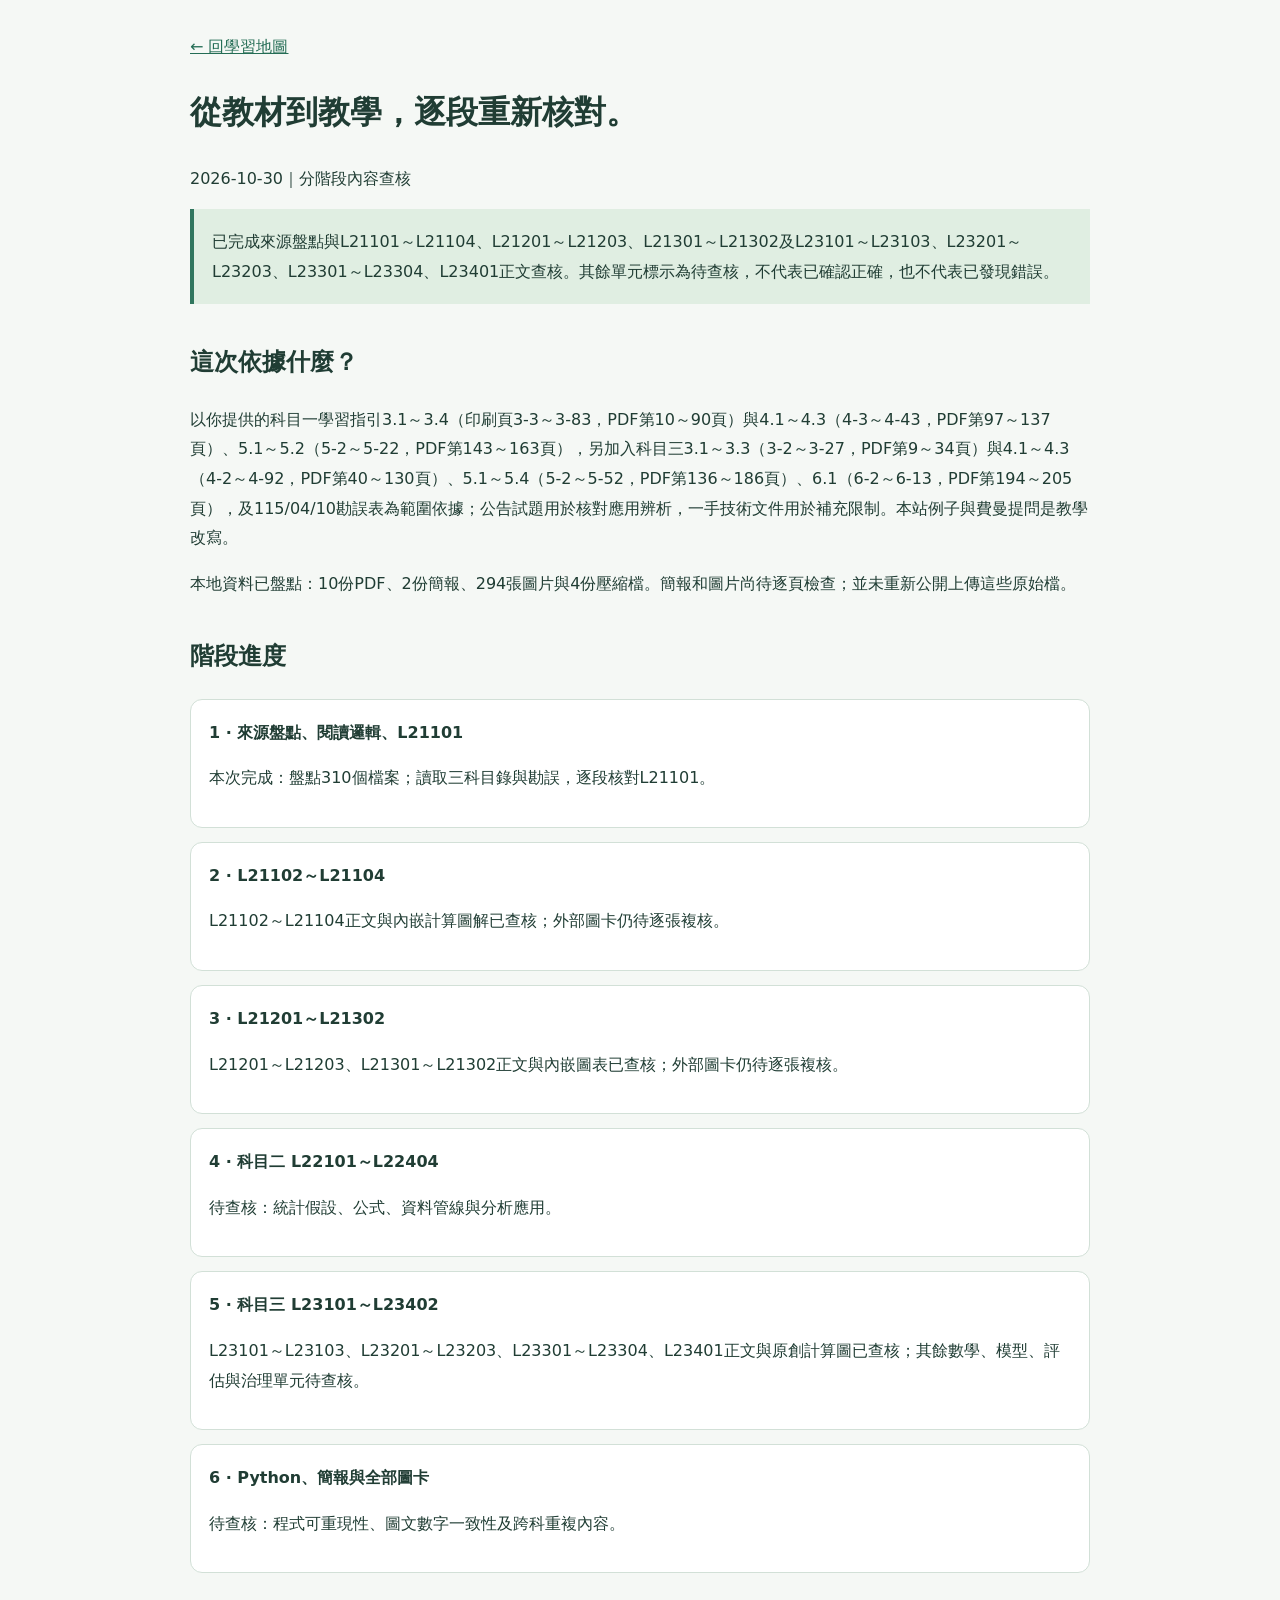
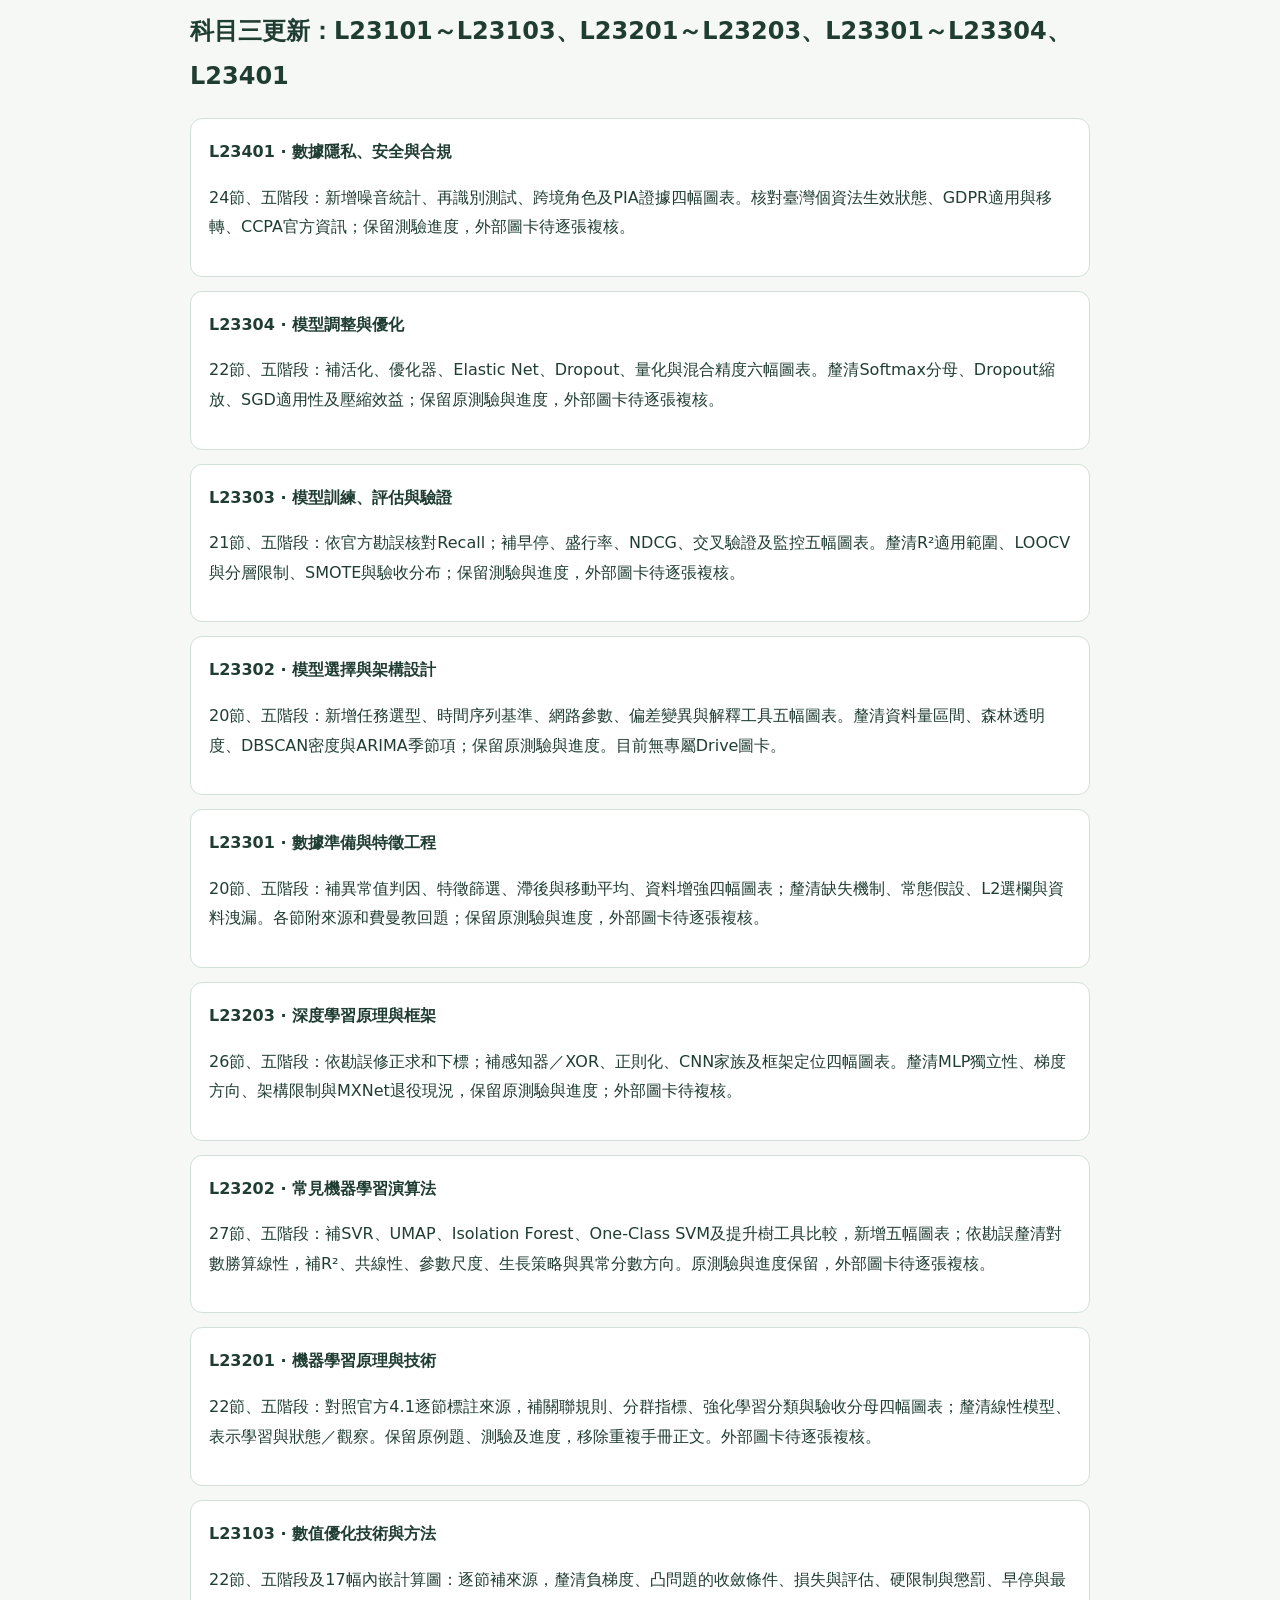
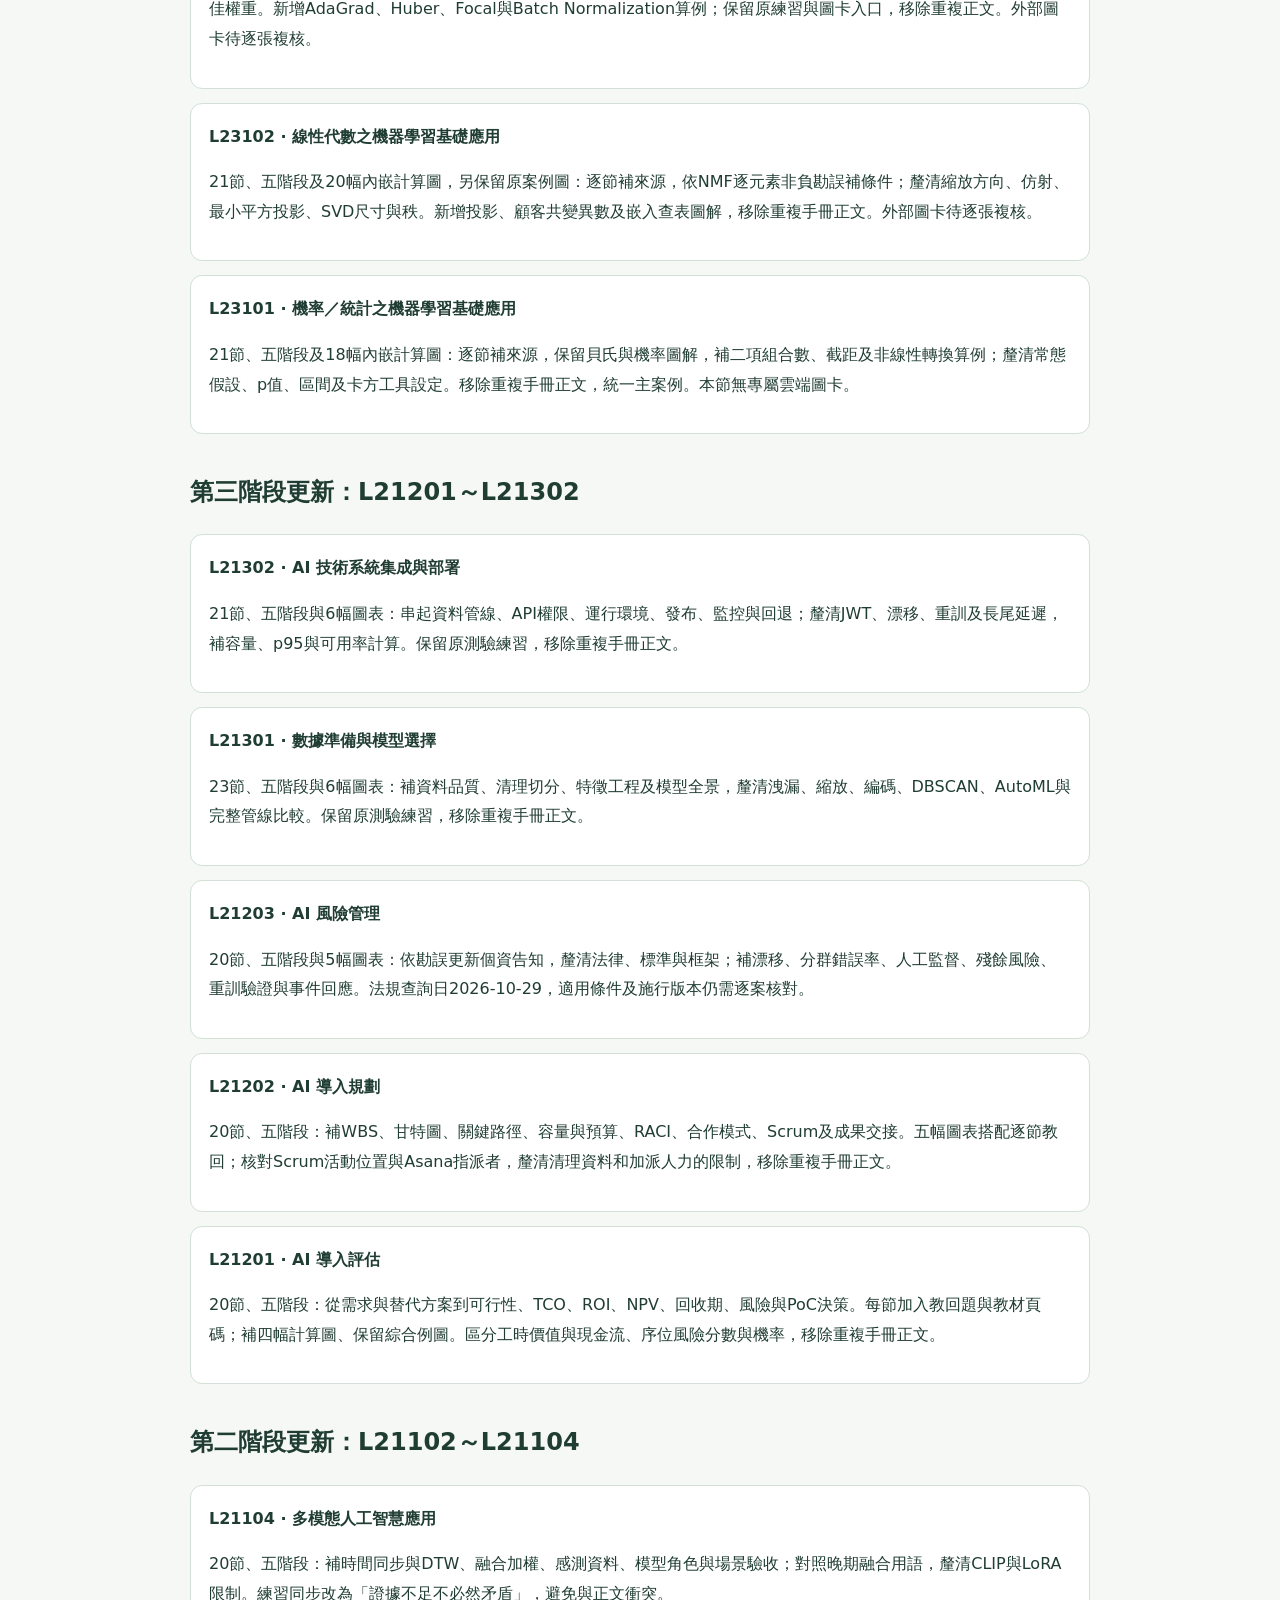
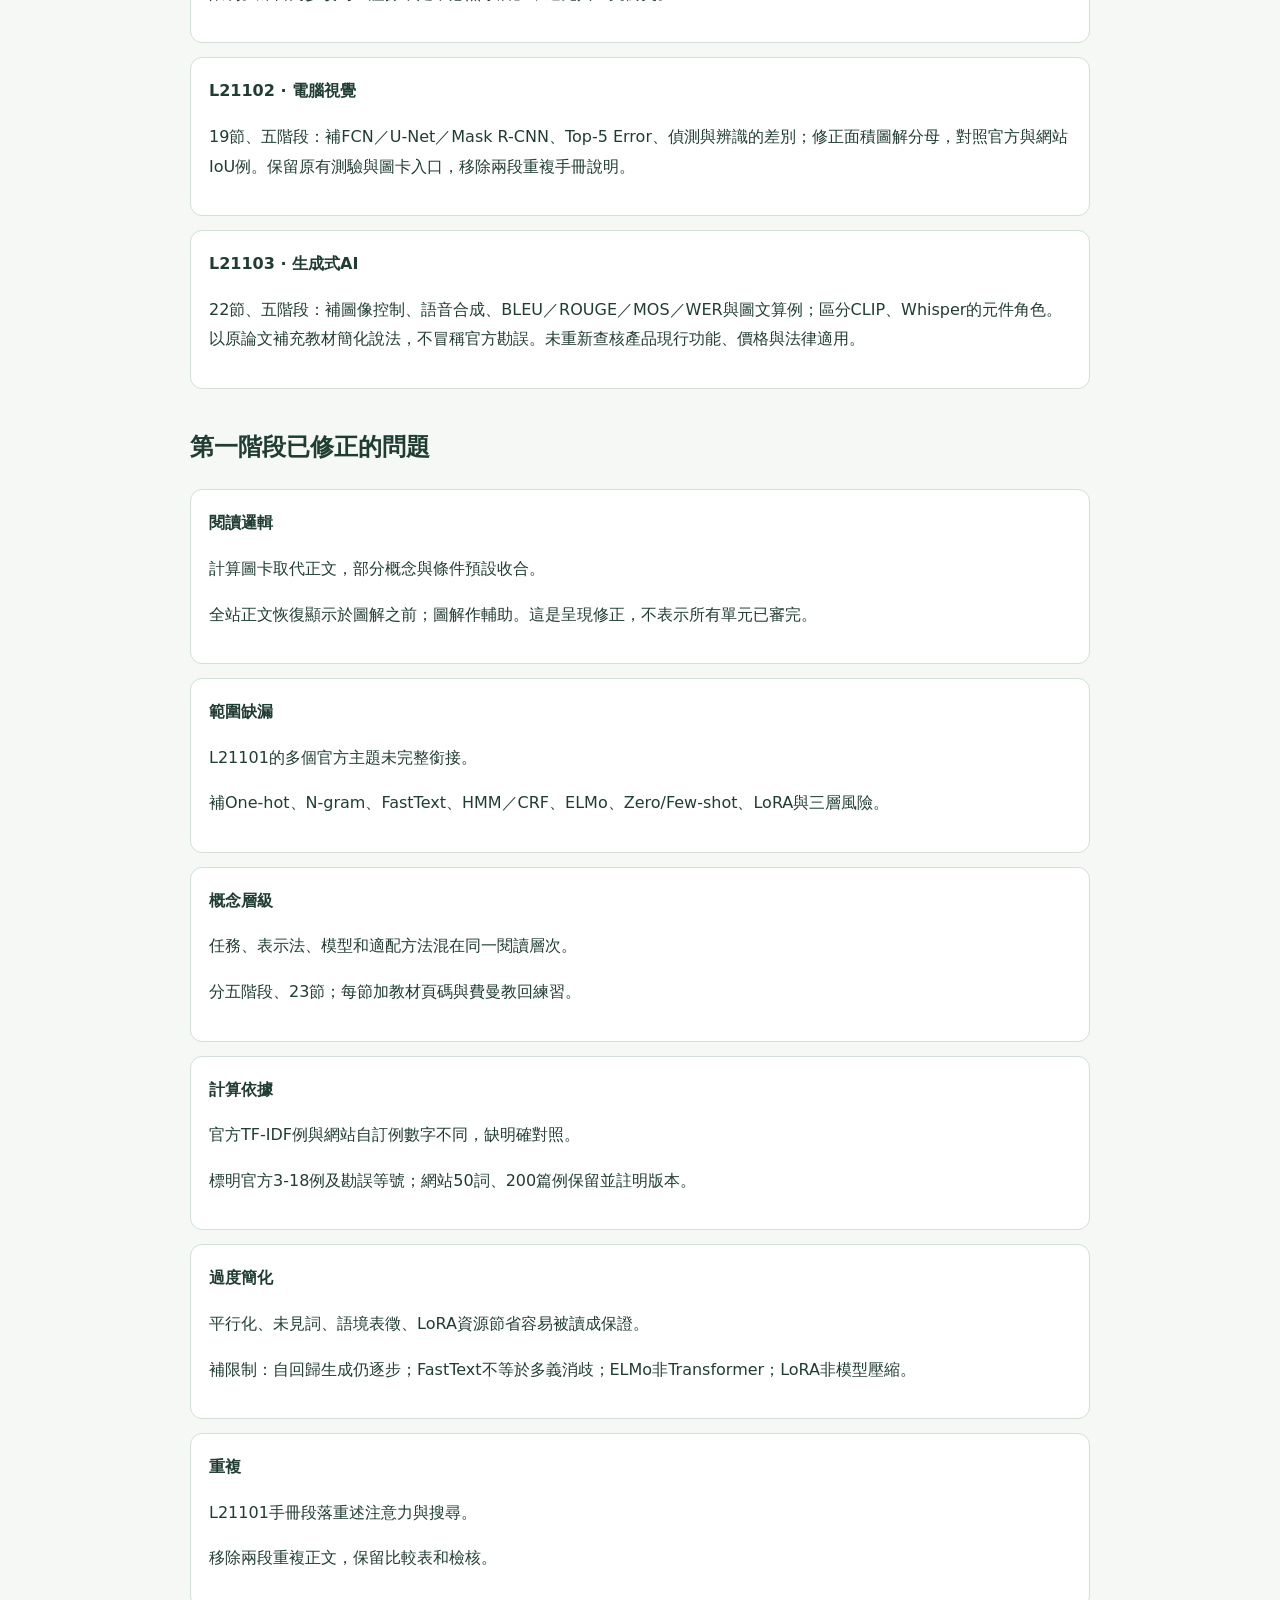
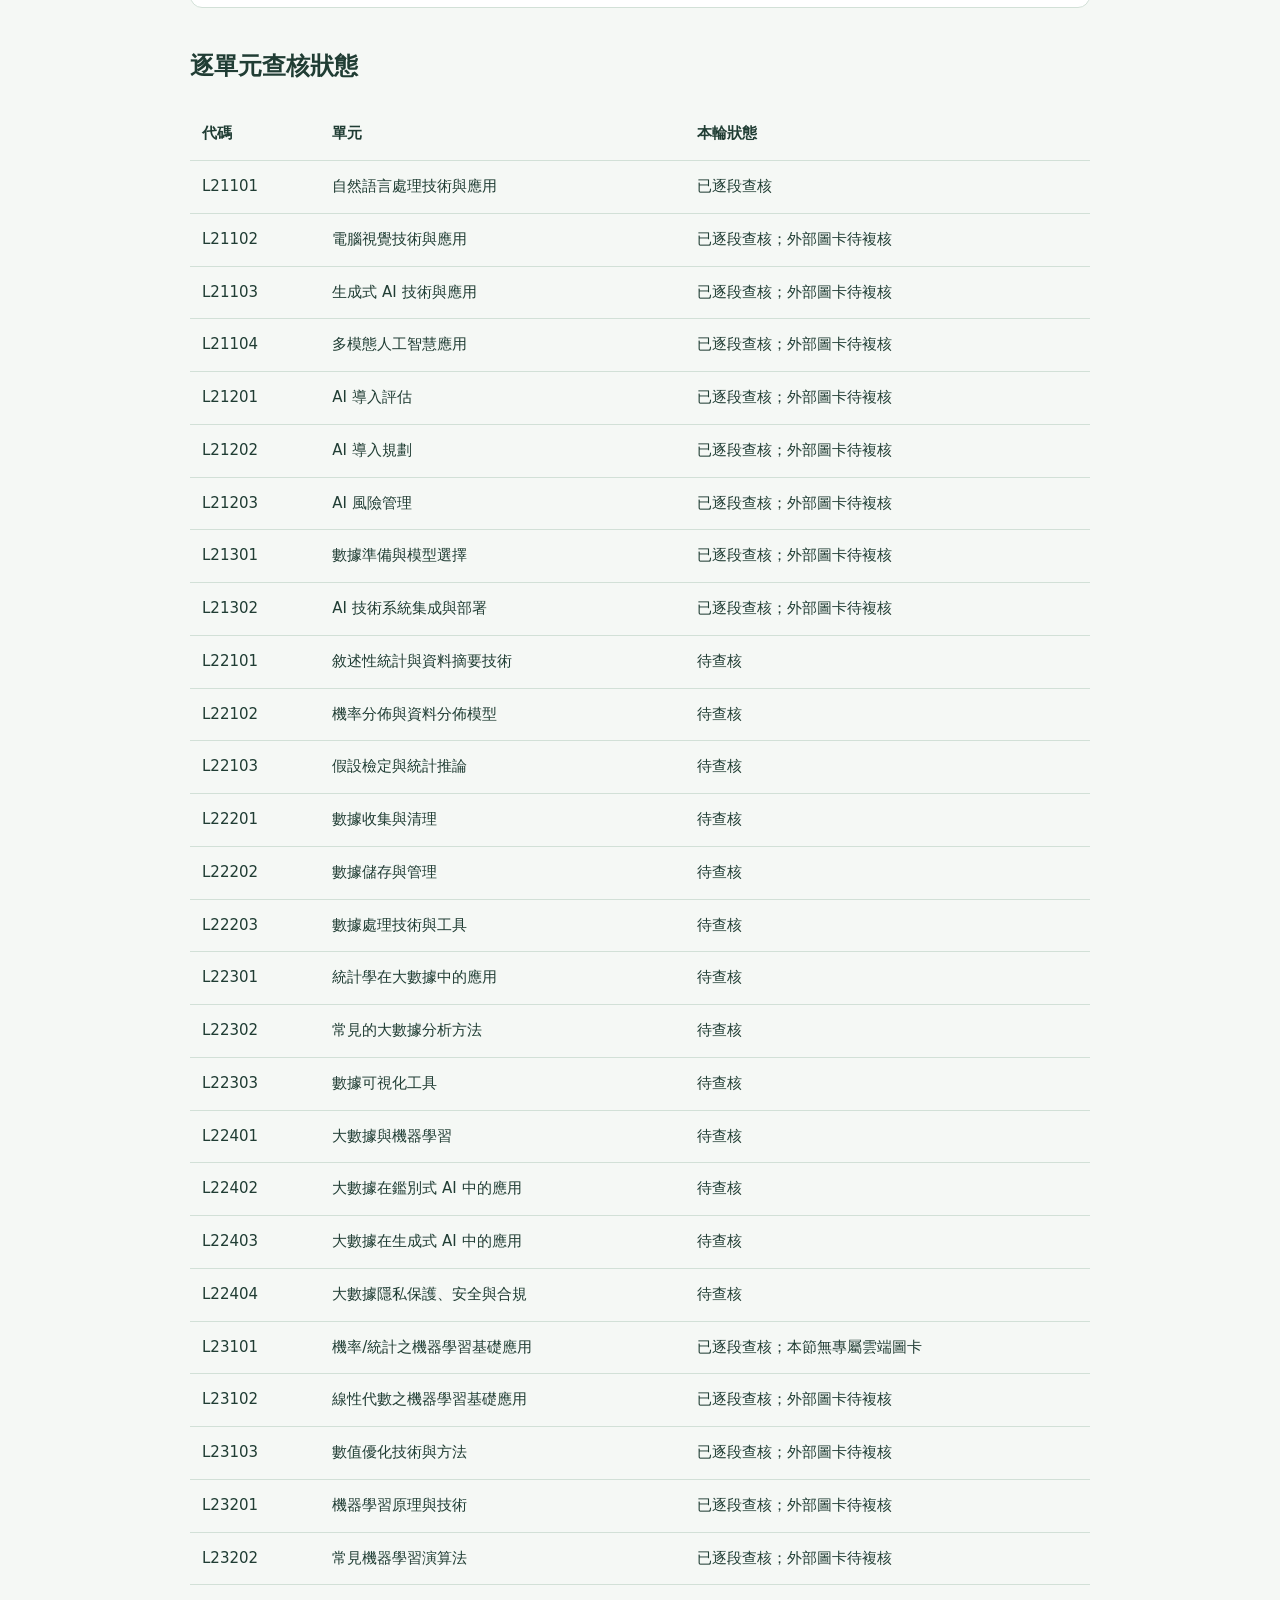
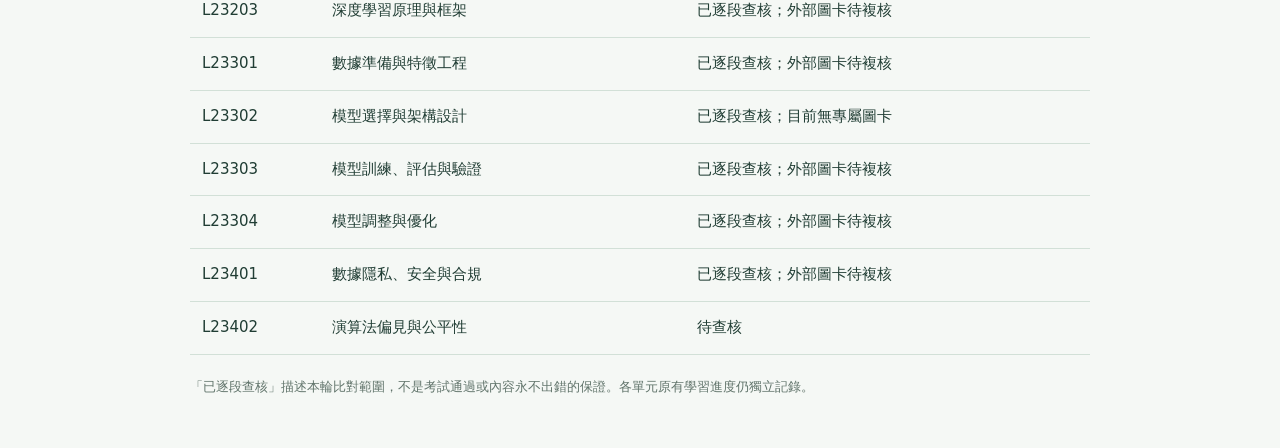
<file: content-audit.html>
<!doctype html><html lang="zh-Hant"><meta charset="utf-8"><meta name="viewport" content="width=device-width, initial-scale=1"><title>教學內容查核進度｜AI Atlas</title><style>body{font-family:system-ui,sans-serif;color:#203d34;background:#f5f8f5;margin:0;line-height:1.85}main{max-width:900px;margin:auto;padding:32px 20px}a{color:#246d55}h1{font-size:32px}h2{margin-top:36px}article{background:white;border:1px solid #d2e0d7;border-radius:12px;padding:18px;margin:14px 0}.status{background:#e0eee2;padding:18px;border-left:4px solid #30765e}td,th{padding:12px;border-bottom:1px solid #d2e0d7;text-align:left}table{width:100%;border-collapse:collapse;font-size:15px}small{color:#61746b}.table{overflow:auto}li{margin:10px 0}</style><main><a href="./?v=20261030-53#map">← 回學習地圖</a><h1>從教材到教學，逐段重新核對。</h1><p>2026-10-30｜分階段內容查核</p><p class="status">已完成來源盤點與L21101～L21104、L21201～L21203、L21301～L21302及L23101～L23103、L23201～L23203、L23301～L23304、L23401正文查核。其餘單元標示為待查核，不代表已確認正確，也不代表已發現錯誤。</p><h2>這次依據什麼？</h2><p>以你提供的科目一學習指引3.1～3.4（印刷頁3-3～3-83，PDF第10～90頁）與4.1～4.3（4-3～4-43，PDF第97～137頁）、5.1～5.2（5-2～5-22，PDF第143～163頁），另加入科目三3.1～3.3（3-2～3-27，PDF第9～34頁）與4.1～4.3（4-2～4-92，PDF第40～130頁）、5.1～5.4（5-2～5-52，PDF第136～186頁）、6.1（6-2～6-13，PDF第194～205頁），及115/04/10勘誤表為範圍依據；公告試題用於核對應用辨析，一手技術文件用於補充限制。本站例子與費曼提問是教學改寫。</p><p>本地資料已盤點：10份PDF、2份簡報、294張圖片與4份壓縮檔。簡報和圖片尚待逐頁檢查；並未重新公開上傳這些原始檔。</p><h2>階段進度</h2><article><strong>1 · 來源盤點、閱讀邏輯、L21101</strong><p>本次完成：盤點310個檔案；讀取三科目錄與勘誤，逐段核對L21101。</p></article><article><strong>2 · L21102～L21104</strong><p>L21102～L21104正文與內嵌計算圖解已查核；外部圖卡仍待逐張複核。</p></article><article><strong>3 · L21201～L21302</strong><p>L21201～L21203、L21301～L21302正文與內嵌圖表已查核；外部圖卡仍待逐張複核。</p></article><article><strong>4 · 科目二 L22101～L22404</strong><p>待查核：統計假設、公式、資料管線與分析應用。</p></article><article><strong>5 · 科目三 L23101～L23402</strong><p>L23101～L23103、L23201～L23203、L23301～L23304、L23401正文與原創計算圖已查核；其餘數學、模型、評估與治理單元待查核。</p></article><article><strong>6 · Python、簡報與全部圖卡</strong><p>待查核：程式可重現性、圖文數字一致性及跨科重複內容。</p></article><h2>科目三更新：L23101～L23103、L23201～L23203、L23301～L23304、L23401</h2><article><strong>L23401 · 數據隱私、安全與合規</strong><p>24節、五階段：新增噪音統計、再識別測試、跨境角色及PIA證據四幅圖表。核對臺灣個資法生效狀態、GDPR適用與移轉、CCPA官方資訊；保留測驗進度，外部圖卡待逐張複核。</p></article><article><strong>L23304 · 模型調整與優化</strong><p>22節、五階段：補活化、優化器、Elastic Net、Dropout、量化與混合精度六幅圖表。釐清Softmax分母、Dropout縮放、SGD適用性及壓縮效益；保留原測驗與進度，外部圖卡待逐張複核。</p></article><article><strong>L23303 · 模型訓練、評估與驗證</strong><p>21節、五階段：依官方勘誤核對Recall；補早停、盛行率、NDCG、交叉驗證及監控五幅圖表。釐清R²適用範圍、LOOCV與分層限制、SMOTE與驗收分布；保留測驗與進度，外部圖卡待逐張複核。</p></article><article><strong>L23302 · 模型選擇與架構設計</strong><p>20節、五階段：新增任務選型、時間序列基準、網路參數、偏差變異與解釋工具五幅圖表。釐清資料量區間、森林透明度、DBSCAN密度與ARIMA季節項；保留原測驗與進度。目前無專屬Drive圖卡。</p></article><article><strong>L23301 · 數據準備與特徵工程</strong><p>20節、五階段：補異常值判因、特徵篩選、滯後與移動平均、資料增強四幅圖表；釐清缺失機制、常態假設、L2選欄與資料洩漏。各節附來源和費曼教回題；保留原測驗與進度，外部圖卡待逐張複核。</p></article><article><strong>L23203 · 深度學習原理與框架</strong><p>26節、五階段：依勘誤修正求和下標；補感知器／XOR、正則化、CNN家族及框架定位四幅圖表。釐清MLP獨立性、梯度方向、架構限制與MXNet退役現況，保留原測驗與進度；外部圖卡待複核。</p></article><article><strong>L23202 · 常見機器學習演算法</strong><p>27節、五階段：補SVR、UMAP、Isolation Forest、One-Class SVM及提升樹工具比較，新增五幅圖表；依勘誤釐清對數勝算線性，補R²、共線性、參數尺度、生長策略與異常分數方向。原測驗與進度保留，外部圖卡待逐張複核。</p></article><article><strong>L23201 · 機器學習原理與技術</strong><p>22節、五階段：對照官方4.1逐節標註來源，補關聯規則、分群指標、強化學習分類與驗收分母四幅圖表；釐清線性模型、表示學習與狀態／觀察。保留原例題、測驗及進度，移除重複手冊正文。外部圖卡待逐張複核。</p></article><article><strong>L23103 · 數值優化技術與方法</strong><p>22節、五階段及17幅內嵌計算圖：逐節補來源，釐清負梯度、凸問題的收斂條件、損失與評估、硬限制與懲罰、早停與最佳權重。新增AdaGrad、Huber、Focal與Batch Normalization算例；保留原練習與圖卡入口，移除重複正文。外部圖卡待逐張複核。</p></article><article><strong>L23102 · 線性代數之機器學習基礎應用</strong><p>21節、五階段及20幅內嵌計算圖，另保留原案例圖：逐節補來源，依NMF逐元素非負勘誤補條件；釐清縮放方向、仿射、最小平方投影、SVD尺寸與秩。新增投影、顧客共變異數及嵌入查表圖解，移除重複手冊正文。外部圖卡待逐張複核。</p></article><article><strong>L23101 · 機率／統計之機器學習基礎應用</strong><p>21節、五階段及18幅內嵌計算圖：逐節補來源，保留貝氏與機率圖解，補二項組合數、截距及非線性轉換算例；釐清常態假設、p值、區間及卡方工具設定。移除重複手冊正文，統一主案例。本節無專屬雲端圖卡。</p></article><h2>第三階段更新：L21201～L21302</h2><article><strong>L21302 · AI 技術系統集成與部署</strong><p>21節、五階段與6幅圖表：串起資料管線、API權限、運行環境、發布、監控與回退；釐清JWT、漂移、重訓及長尾延遲，補容量、p95與可用率計算。保留原測驗練習，移除重複手冊正文。</p></article><article><strong>L21301 · 數據準備與模型選擇</strong><p>23節、五階段與6幅圖表：補資料品質、清理切分、特徵工程及模型全景，釐清洩漏、縮放、編碼、DBSCAN、AutoML與完整管線比較。保留原測驗練習，移除重複手冊正文。</p></article><article><strong>L21203 · AI 風險管理</strong><p>20節、五階段與5幅圖表：依勘誤更新個資告知，釐清法律、標準與框架；補漂移、分群錯誤率、人工監督、殘餘風險、重訓驗證與事件回應。法規查詢日2026-10-29，適用條件及施行版本仍需逐案核對。</p></article><article><strong>L21202 · AI 導入規劃</strong><p>20節、五階段：補WBS、甘特圖、關鍵路徑、容量與預算、RACI、合作模式、Scrum及成果交接。五幅圖表搭配逐節教回；核對Scrum活動位置與Asana指派者，釐清清理資料和加派人力的限制，移除重複手冊正文。</p></article><article><strong>L21201 · AI 導入評估</strong><p>20節、五階段：從需求與替代方案到可行性、TCO、ROI、NPV、回收期、風險與PoC決策。每節加入教回題與教材頁碼；補四幅計算圖、保留綜合例圖。區分工時價值與現金流、序位風險分數與機率，移除重複手冊正文。</p></article><h2>第二階段更新：L21102～L21104</h2><article><strong>L21104 · 多模態人工智慧應用</strong><p>20節、五階段：補時間同步與DTW、融合加權、感測資料、模型角色與場景驗收；對照晚期融合用語，釐清CLIP與LoRA限制。練習同步改為「證據不足不必然矛盾」，避免與正文衝突。</p></article><article><strong>L21102 · 電腦視覺</strong><p>19節、五階段：補FCN／U-Net／Mask R-CNN、Top-5 Error、偵測與辨識的差別；修正面積圖解分母，對照官方與網站IoU例。保留原有測驗與圖卡入口，移除兩段重複手冊說明。</p></article><article><strong>L21103 · 生成式AI</strong><p>22節、五階段：補圖像控制、語音合成、BLEU／ROUGE／MOS／WER與圖文算例；區分CLIP、Whisper的元件角色。以原論文補充教材簡化說法，不冒稱官方勘誤。未重新查核產品現行功能、價格與法律適用。</p></article><h2>第一階段已修正的問題</h2><article><strong>閱讀邏輯</strong><p>計算圖卡取代正文，部分概念與條件預設收合。</p><p>全站正文恢復顯示於圖解之前；圖解作輔助。這是呈現修正，不表示所有單元已審完。</p></article><article><strong>範圍缺漏</strong><p>L21101的多個官方主題未完整銜接。</p><p>補One-hot、N-gram、FastText、HMM／CRF、ELMo、Zero/Few-shot、LoRA與三層風險。</p></article><article><strong>概念層級</strong><p>任務、表示法、模型和適配方法混在同一閱讀層次。</p><p>分五階段、23節；每節加教材頁碼與費曼教回練習。</p></article><article><strong>計算依據</strong><p>官方TF-IDF例與網站自訂例數字不同，缺明確對照。</p><p>標明官方3-18例及勘誤等號；網站50詞、200篇例保留並註明版本。</p></article><article><strong>過度簡化</strong><p>平行化、未見詞、語境表徵、LoRA資源節省容易被讀成保證。</p><p>補限制：自回歸生成仍逐步；FastText不等於多義消歧；ELMo非Transformer；LoRA非模型壓縮。</p></article><article><strong>重複</strong><p>L21101手冊段落重述注意力與搜尋。</p><p>移除兩段重複正文，保留比較表和檢核。</p></article><h2>逐單元查核狀態</h2><div class="table"><table><thead><tr><th>代碼</th><th>單元</th><th>本輪狀態</th></tr></thead><tbody><tr><td>L21101</td><td>自然語言處理技術與應用</td><td>已逐段查核</td></tr><tr><td>L21102</td><td>電腦視覺技術與應用</td><td>已逐段查核；外部圖卡待複核</td></tr><tr><td>L21103</td><td>生成式 AI 技術與應用</td><td>已逐段查核；外部圖卡待複核</td></tr><tr><td>L21104</td><td>多模態人工智慧應用</td><td>已逐段查核；外部圖卡待複核</td></tr><tr><td>L21201</td><td>AI 導入評估</td><td>已逐段查核；外部圖卡待複核</td></tr><tr><td>L21202</td><td>AI 導入規劃</td><td>已逐段查核；外部圖卡待複核</td></tr><tr><td>L21203</td><td>AI 風險管理</td><td>已逐段查核；外部圖卡待複核</td></tr><tr><td>L21301</td><td>數據準備與模型選擇</td><td>已逐段查核；外部圖卡待複核</td></tr><tr><td>L21302</td><td>AI 技術系統集成與部署</td><td>已逐段查核；外部圖卡待複核</td></tr><tr><td>L22101</td><td>敘述性統計與資料摘要技術</td><td>待查核</td></tr><tr><td>L22102</td><td>機率分佈與資料分佈模型</td><td>待查核</td></tr><tr><td>L22103</td><td>假設檢定與統計推論</td><td>待查核</td></tr><tr><td>L22201</td><td>數據收集與清理</td><td>待查核</td></tr><tr><td>L22202</td><td>數據儲存與管理</td><td>待查核</td></tr><tr><td>L22203</td><td>數據處理技術與工具</td><td>待查核</td></tr><tr><td>L22301</td><td>統計學在大數據中的應用</td><td>待查核</td></tr><tr><td>L22302</td><td>常見的大數據分析方法</td><td>待查核</td></tr><tr><td>L22303</td><td>數據可視化工具</td><td>待查核</td></tr><tr><td>L22401</td><td>大數據與機器學習</td><td>待查核</td></tr><tr><td>L22402</td><td>大數據在鑑別式 AI 中的應用</td><td>待查核</td></tr><tr><td>L22403</td><td>大數據在生成式 AI 中的應用</td><td>待查核</td></tr><tr><td>L22404</td><td>大數據隱私保護、安全與合規</td><td>待查核</td></tr><tr><td>L23101</td><td>機率/統計之機器學習基礎應用</td><td>已逐段查核；本節無專屬雲端圖卡</td></tr><tr><td>L23102</td><td>線性代數之機器學習基礎應用</td><td>已逐段查核；外部圖卡待複核</td></tr><tr><td>L23103</td><td>數值優化技術與方法</td><td>已逐段查核；外部圖卡待複核</td></tr><tr><td>L23201</td><td>機器學習原理與技術</td><td>已逐段查核；外部圖卡待複核</td></tr><tr><td>L23202</td><td>常見機器學習演算法</td><td>已逐段查核；外部圖卡待複核</td></tr><tr><td>L23203</td><td>深度學習原理與框架</td><td>已逐段查核；外部圖卡待複核</td></tr><tr><td>L23301</td><td>數據準備與特徵工程</td><td>已逐段查核；外部圖卡待複核</td></tr><tr><td>L23302</td><td>模型選擇與架構設計</td><td>已逐段查核；目前無專屬圖卡</td></tr><tr><td>L23303</td><td>模型訓練、評估與驗證</td><td>已逐段查核；外部圖卡待複核</td></tr><tr><td>L23304</td><td>模型調整與優化</td><td>已逐段查核；外部圖卡待複核</td></tr><tr><td>L23401</td><td>數據隱私、安全與合規</td><td>已逐段查核；外部圖卡待複核</td></tr><tr><td>L23402</td><td>演算法偏見與公平性</td><td>待查核</td></tr></tbody></table></div><p><small>「已逐段查核」描述本輪比對範圍，不是考試通過或內容永不出錯的保證。各單元原有學習進度仍獨立記錄。</small></p></main></html>
</file>
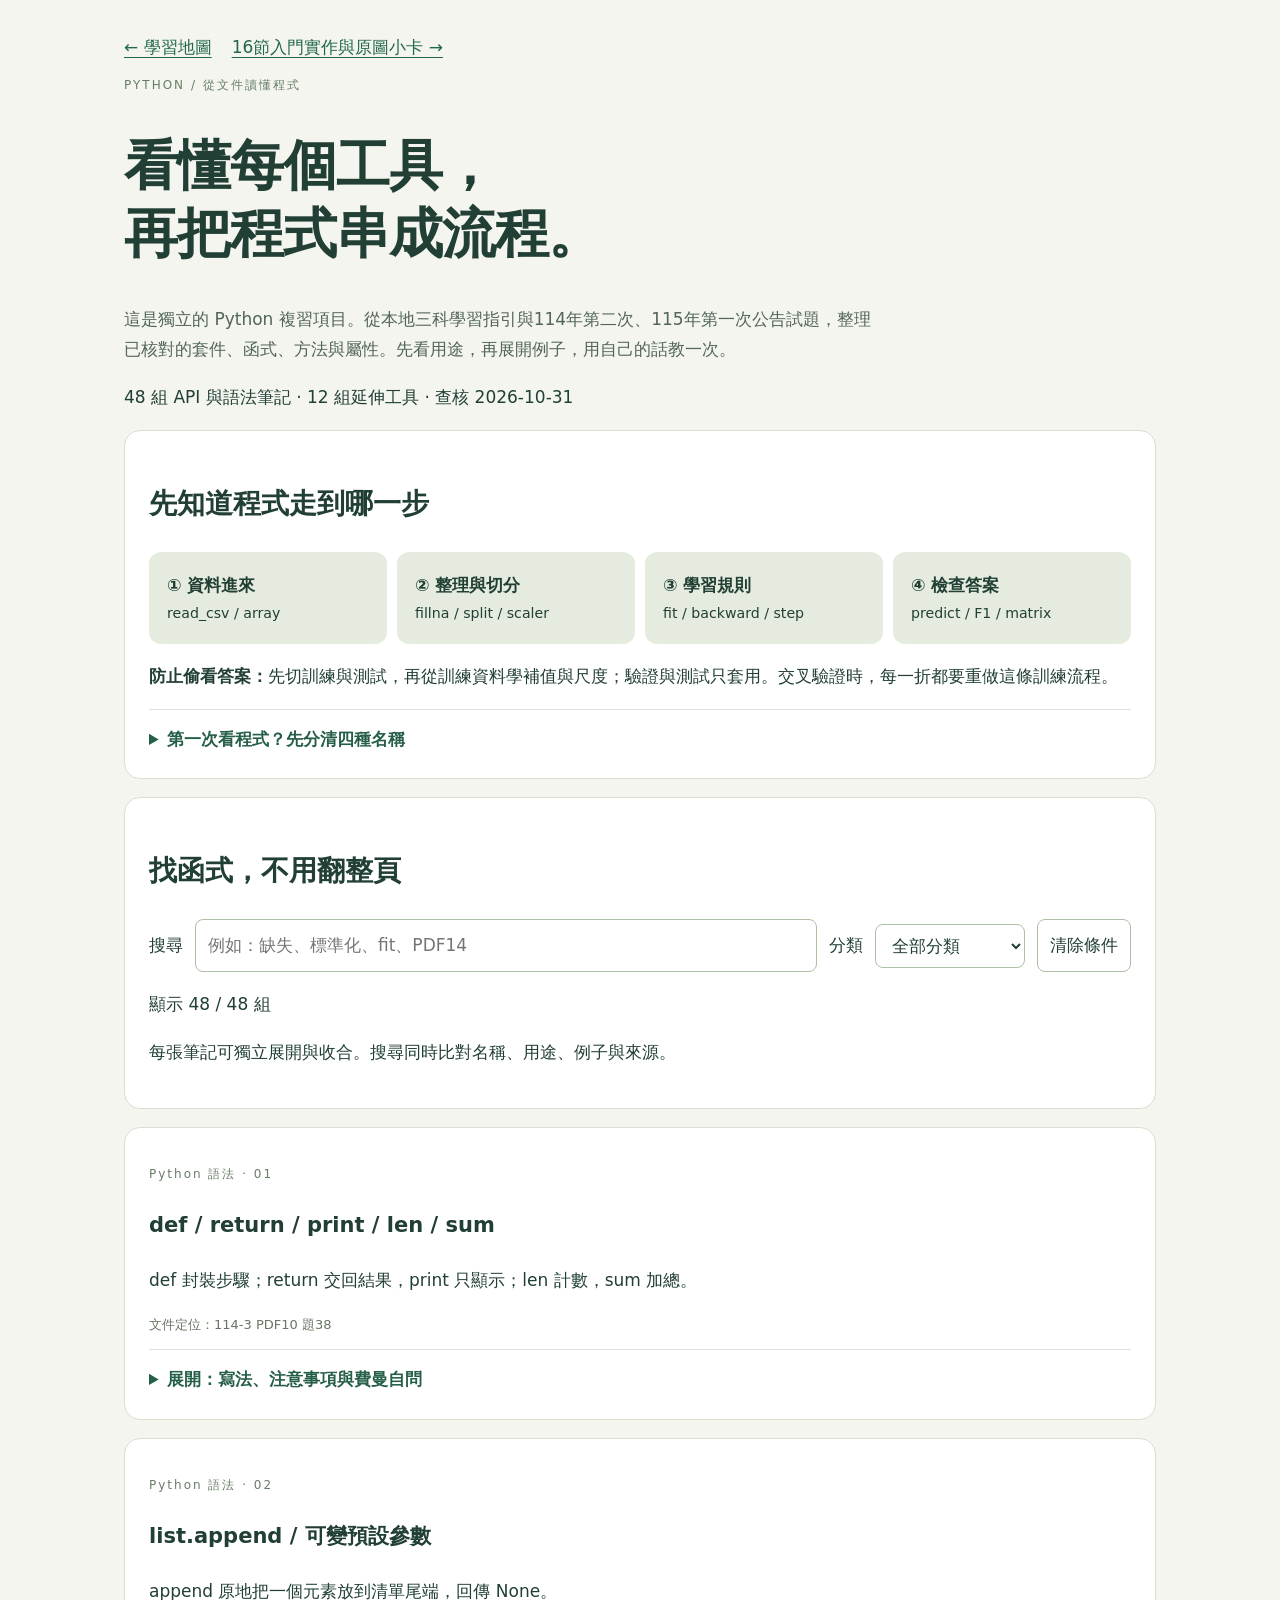
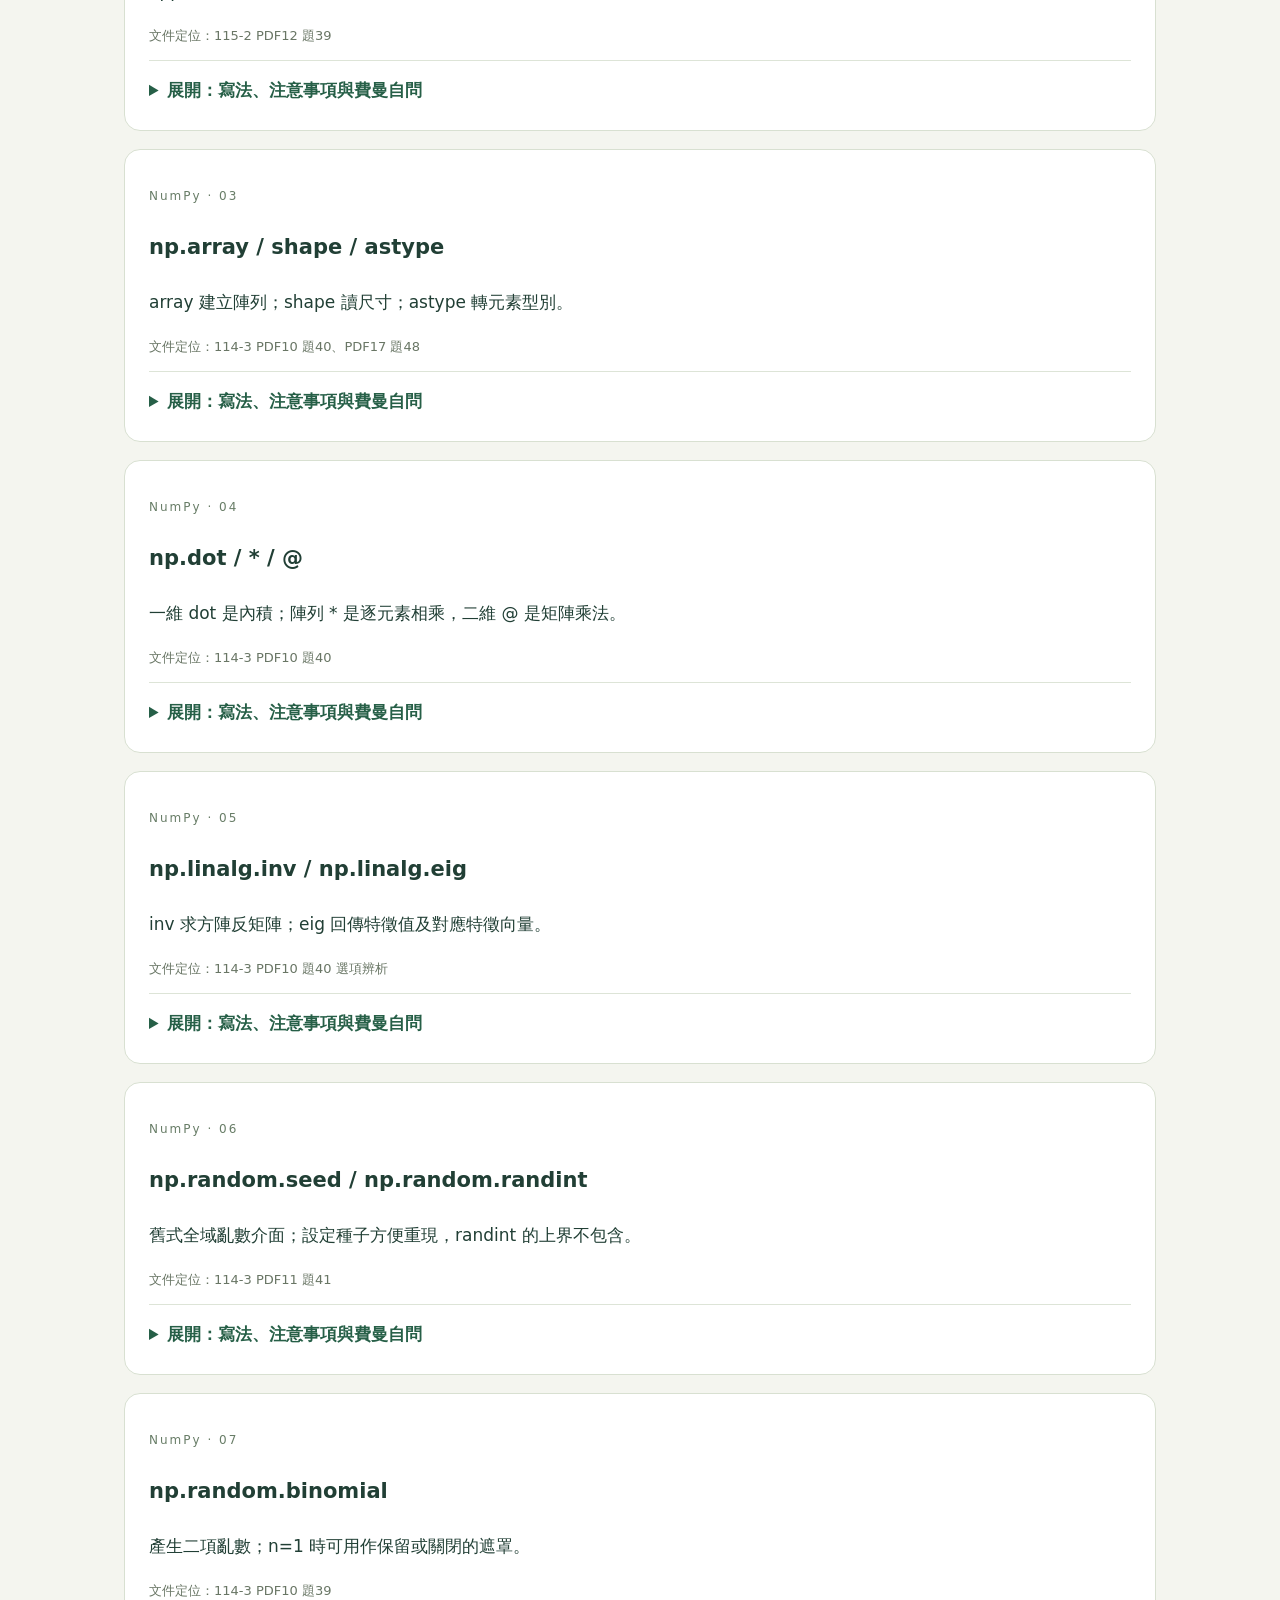
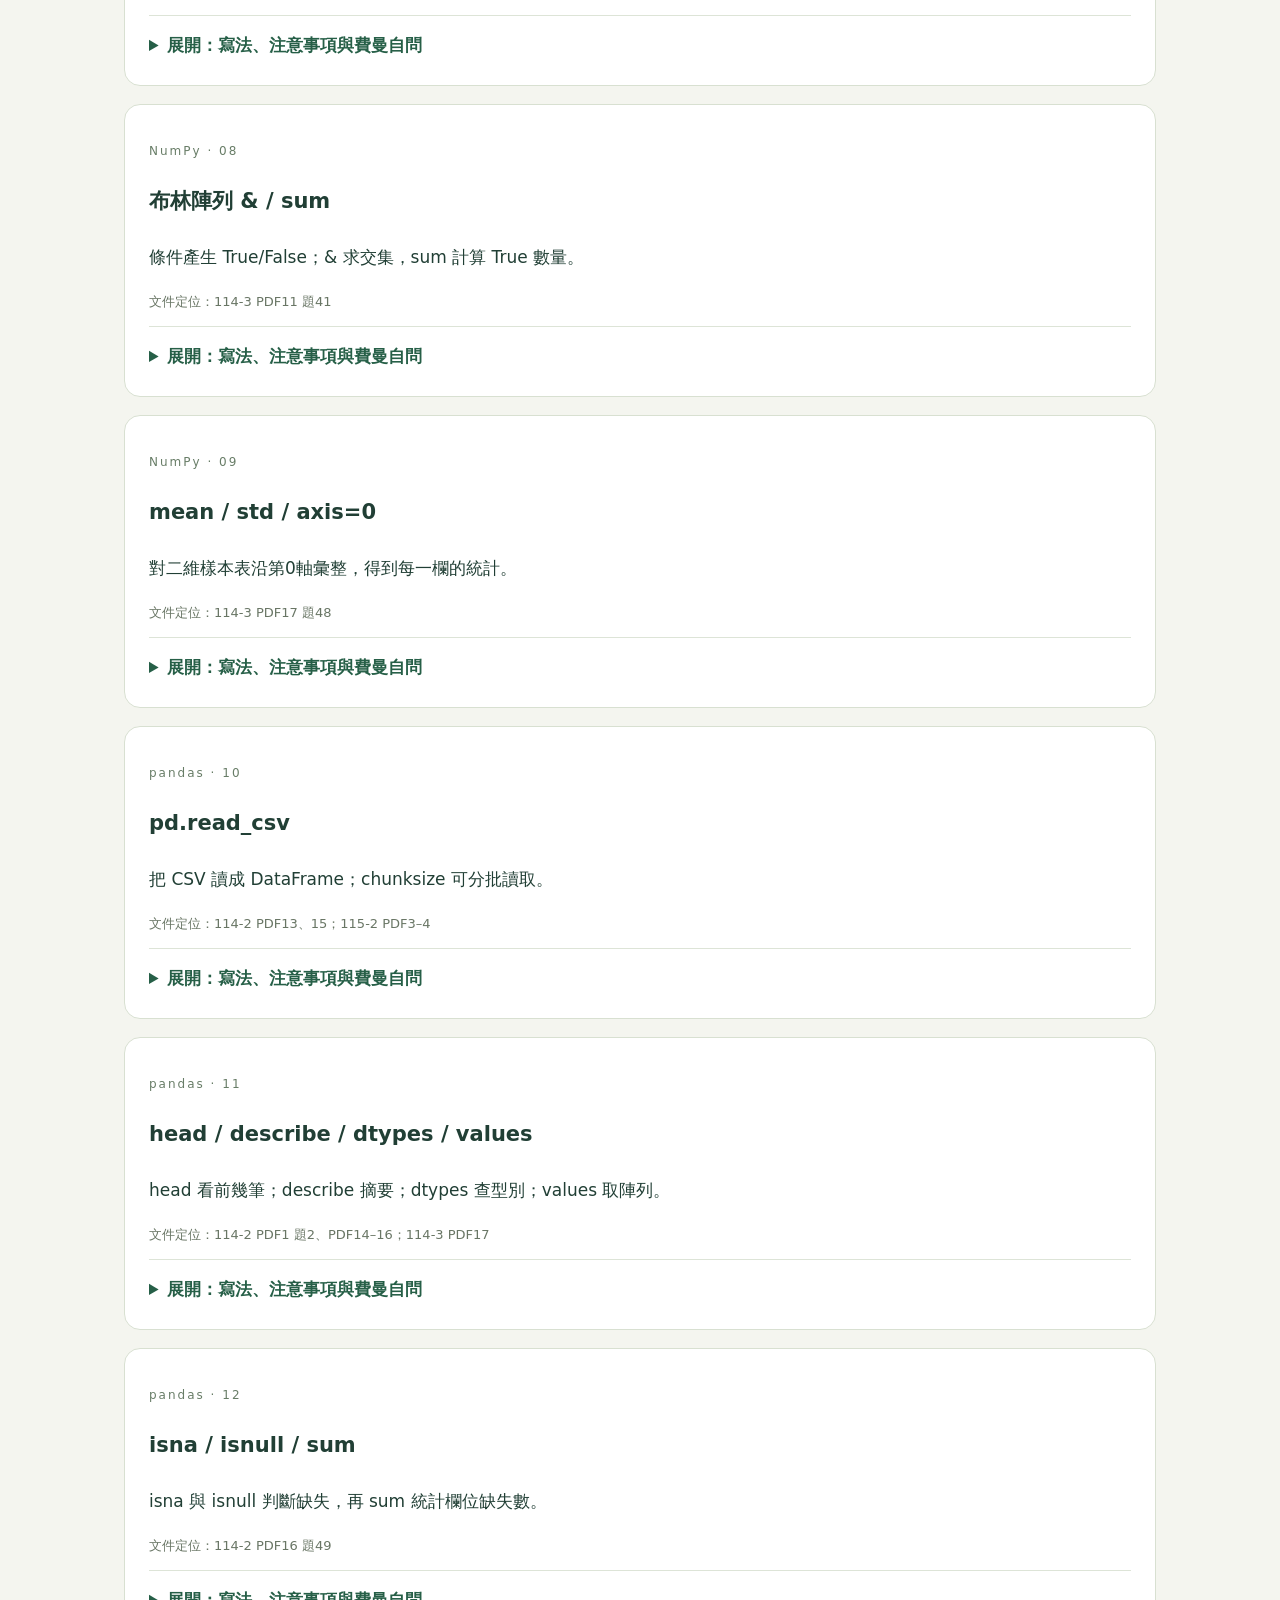
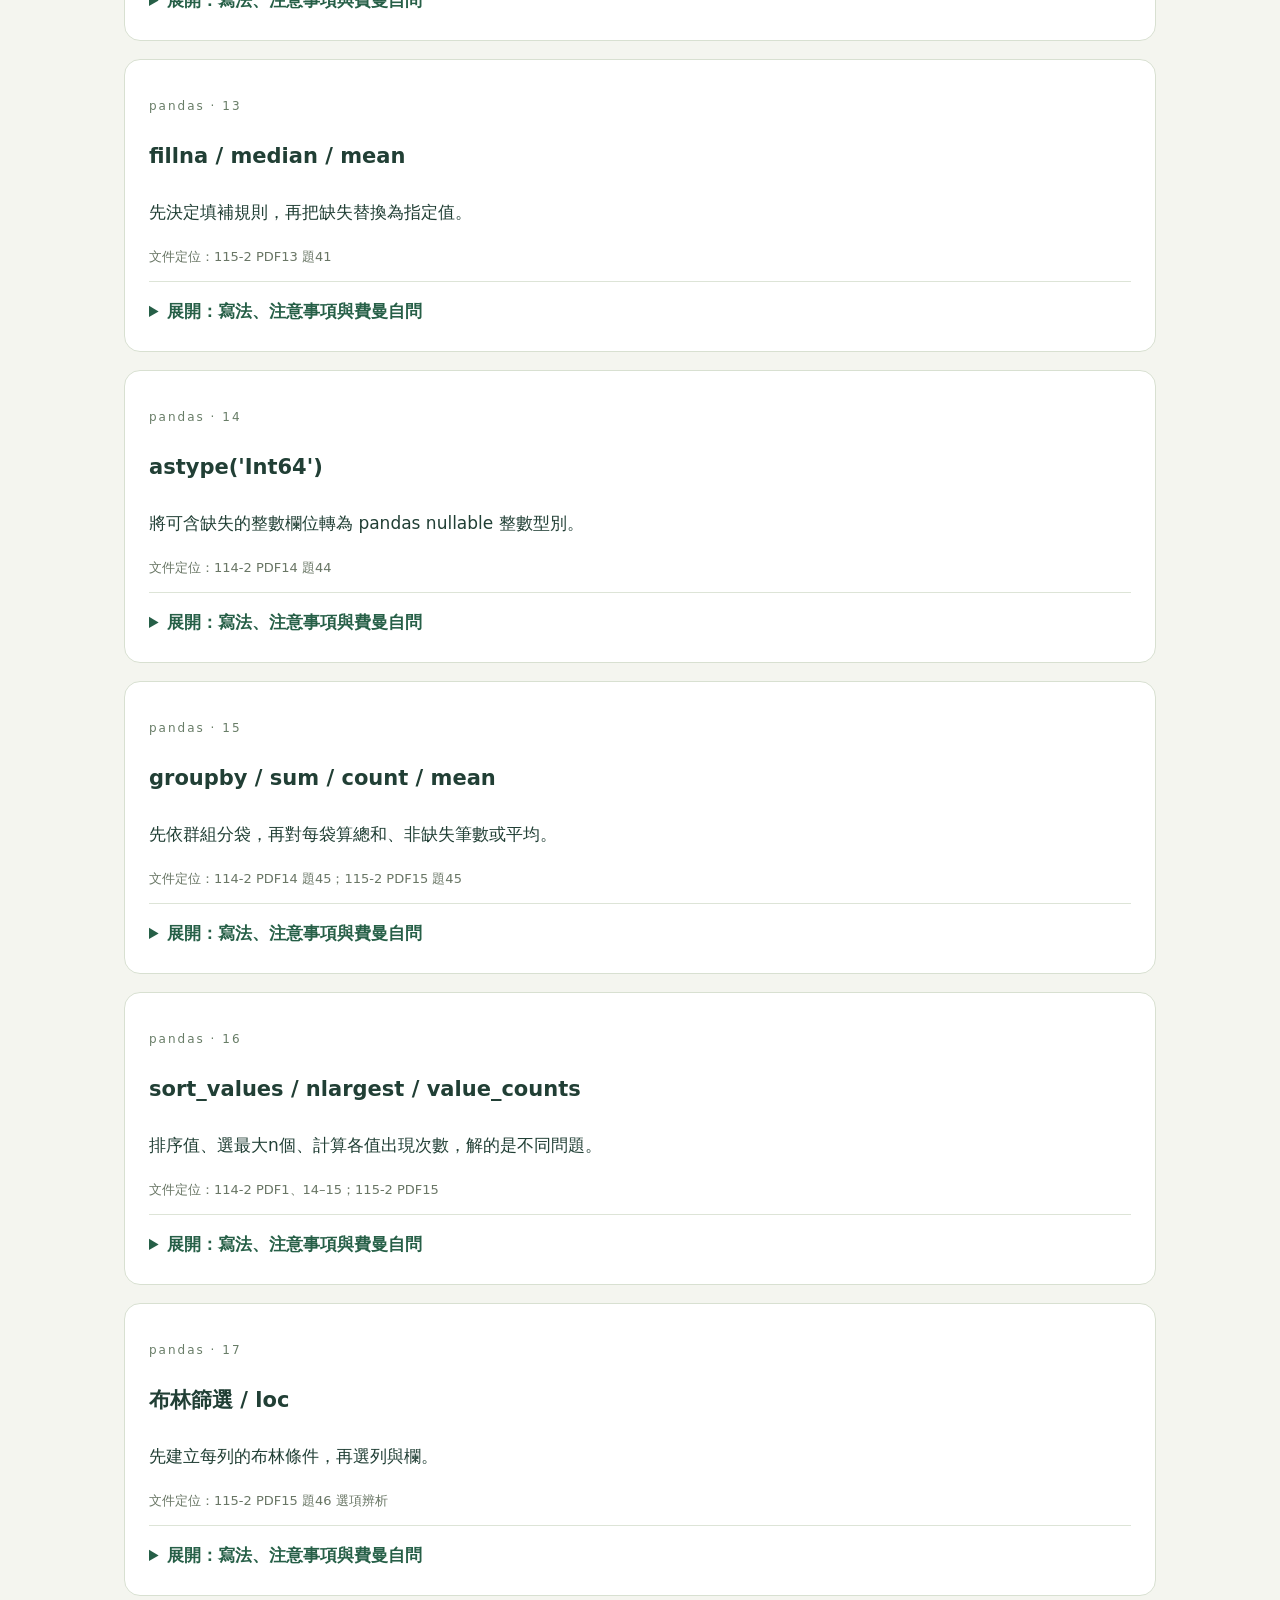
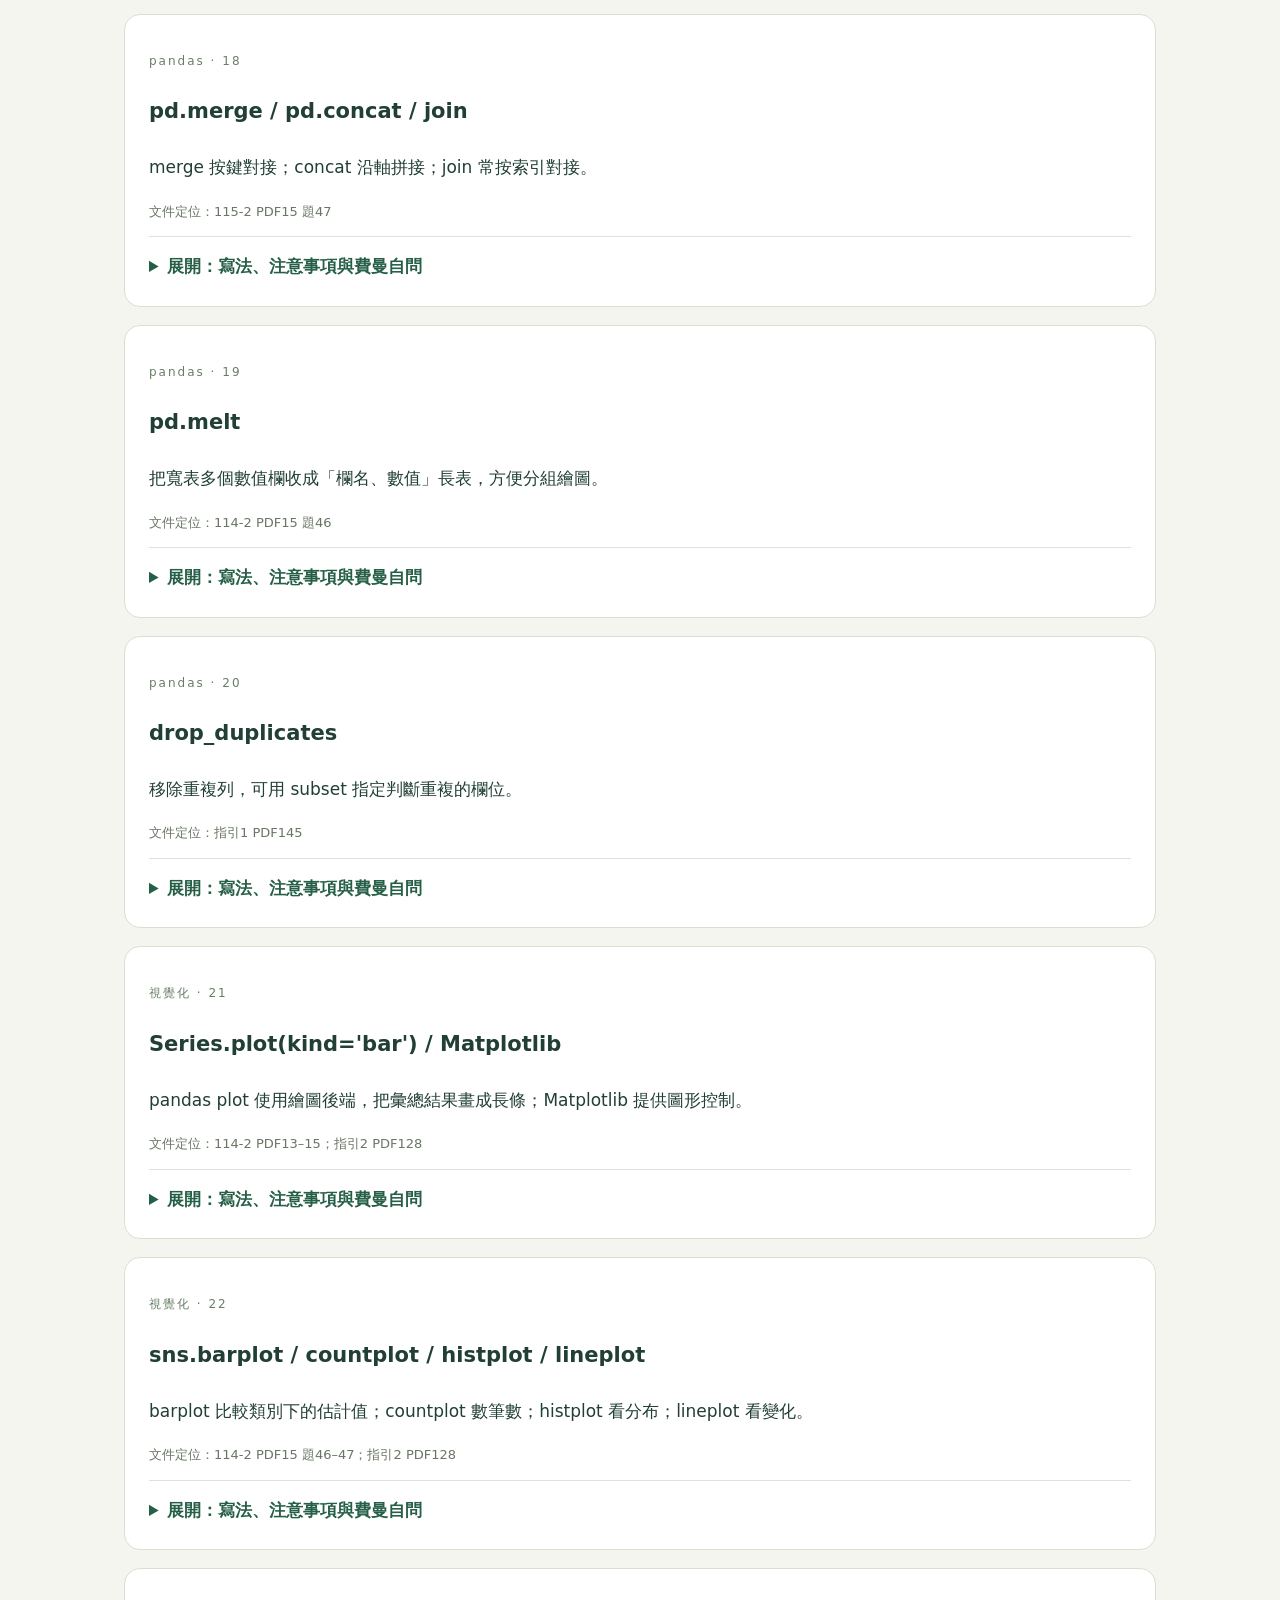
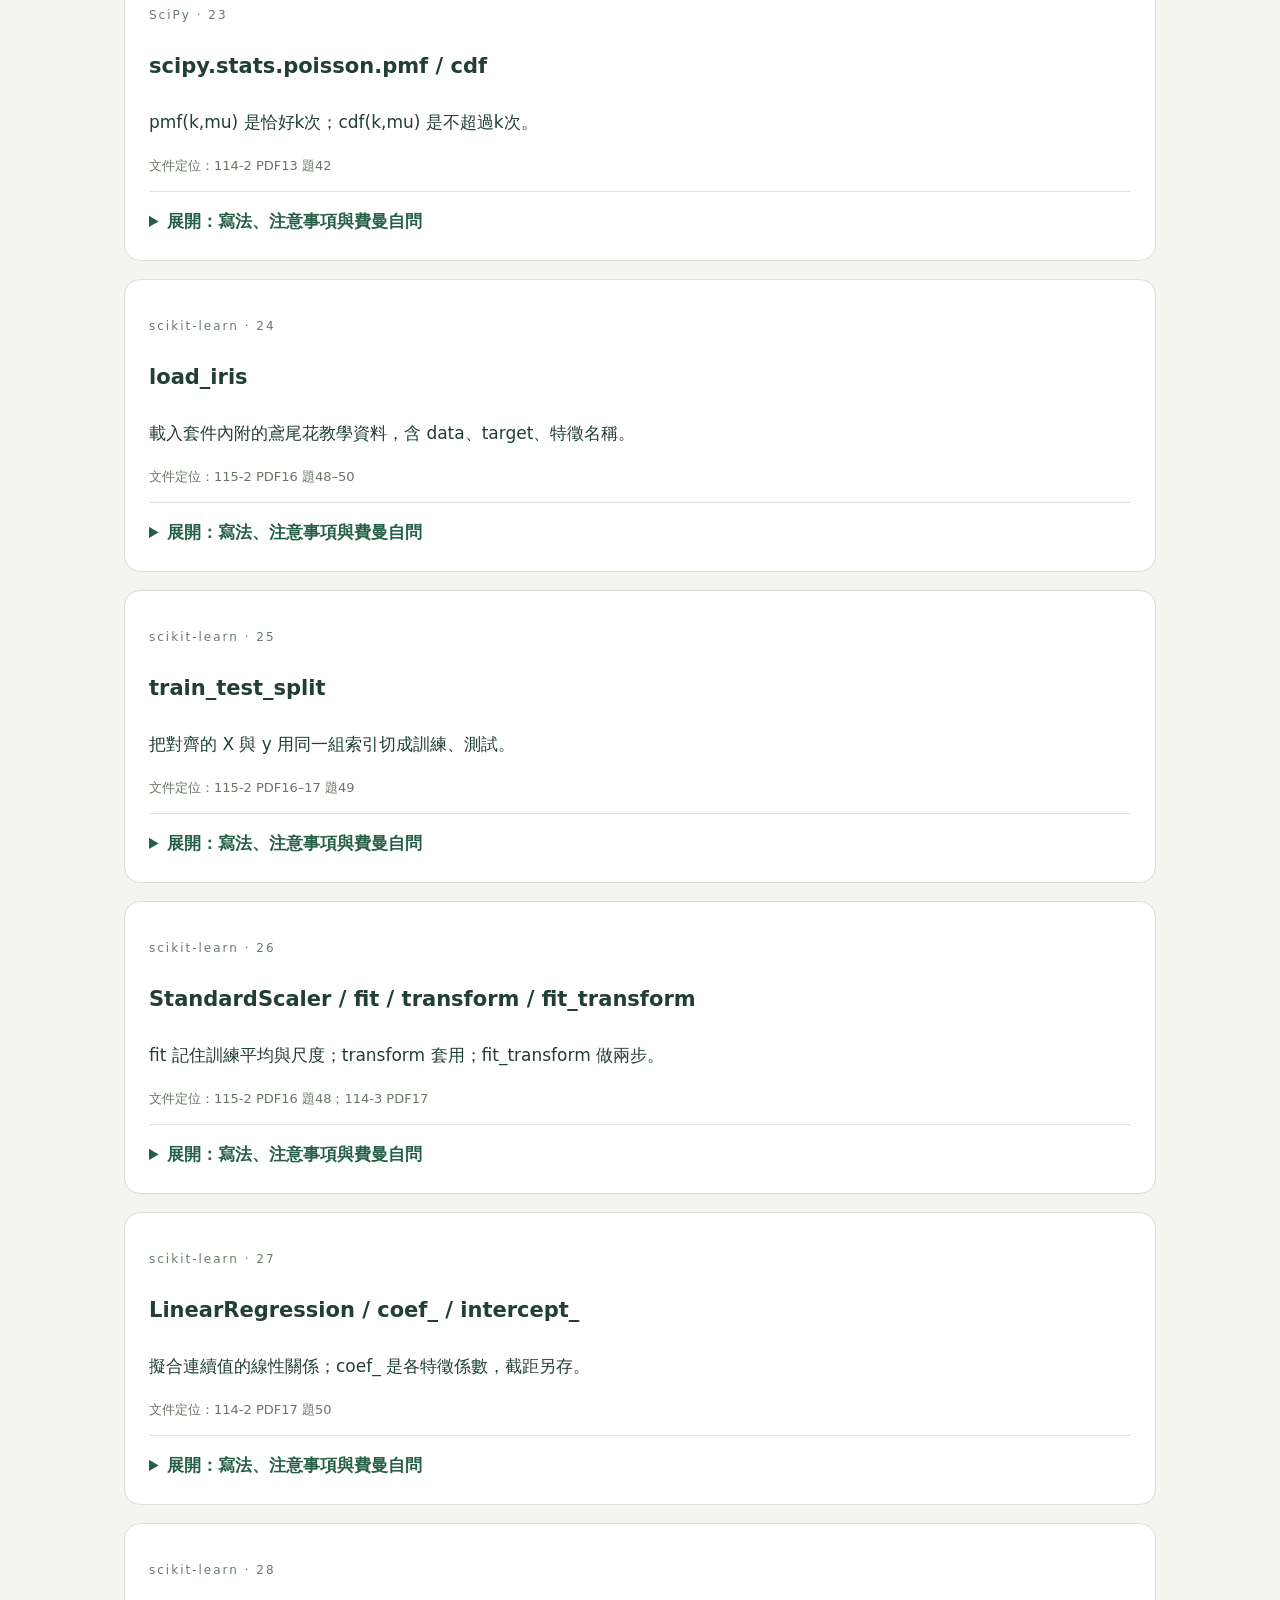
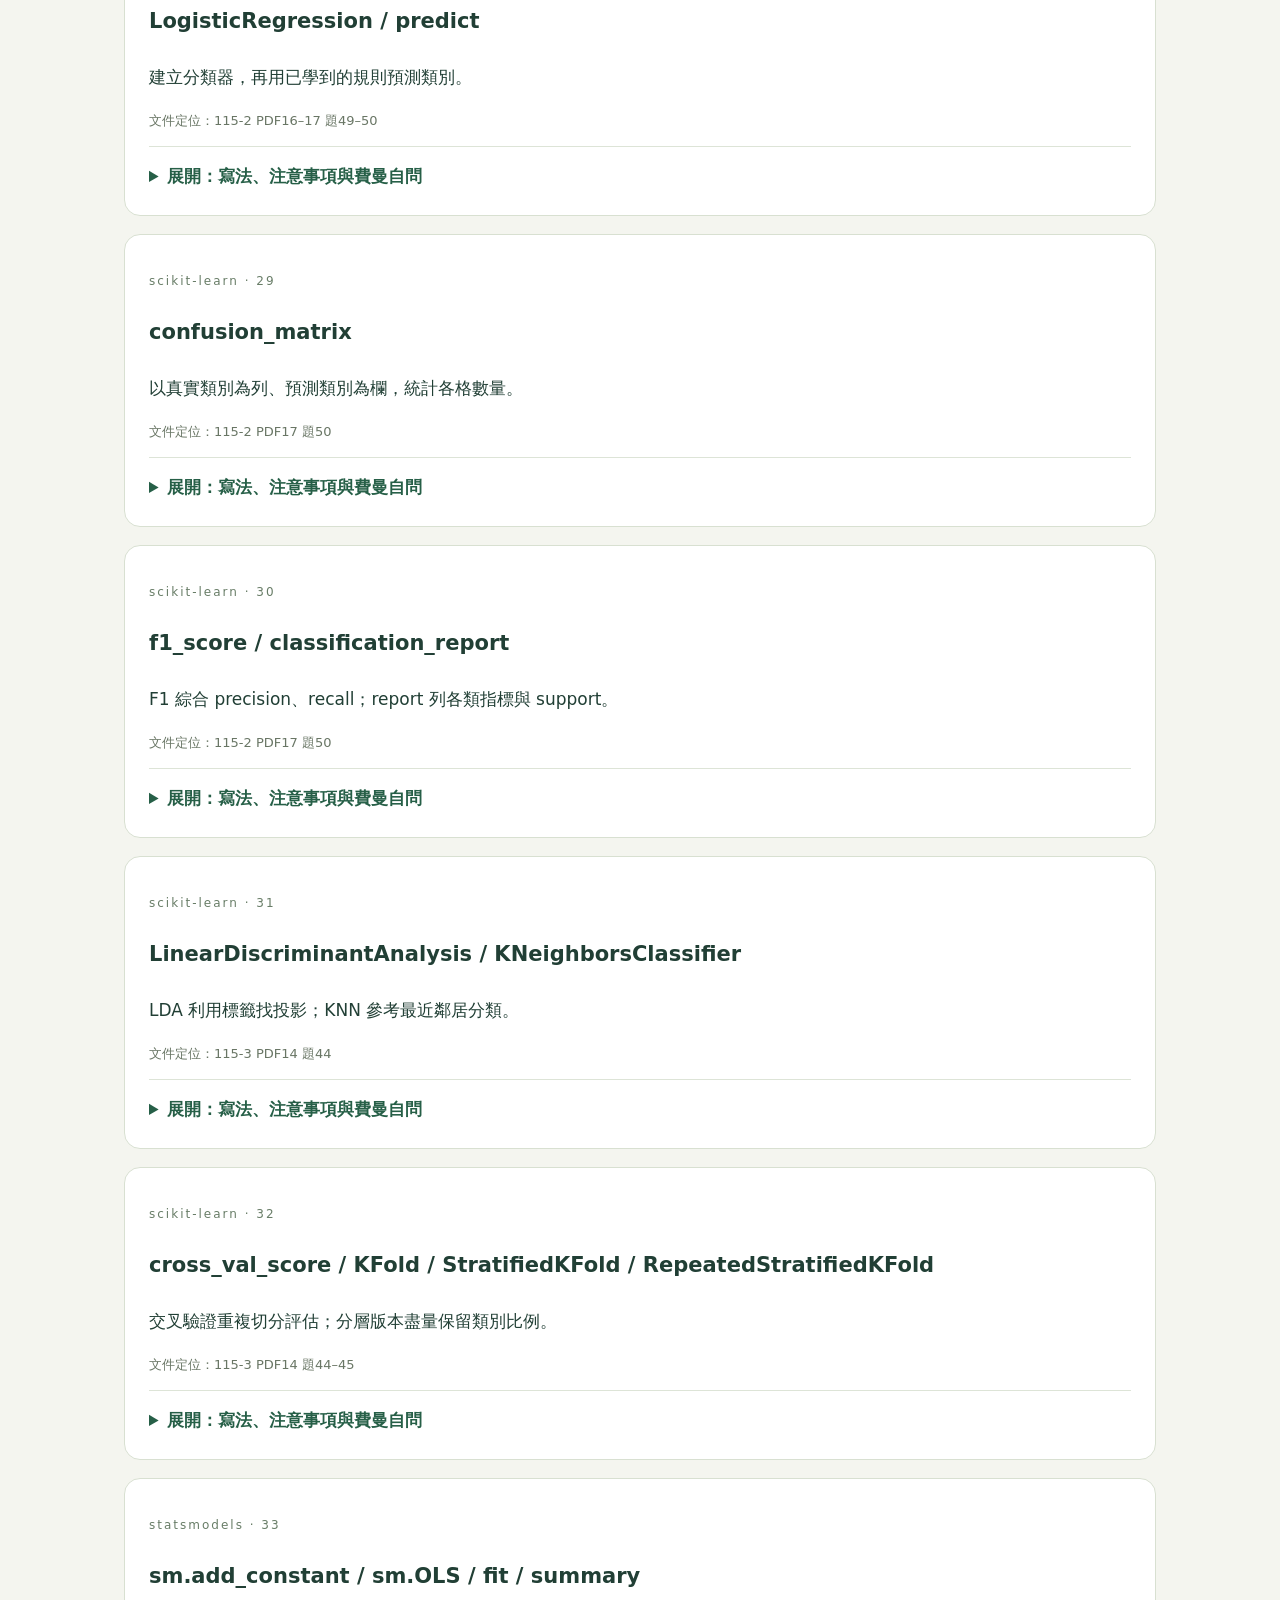
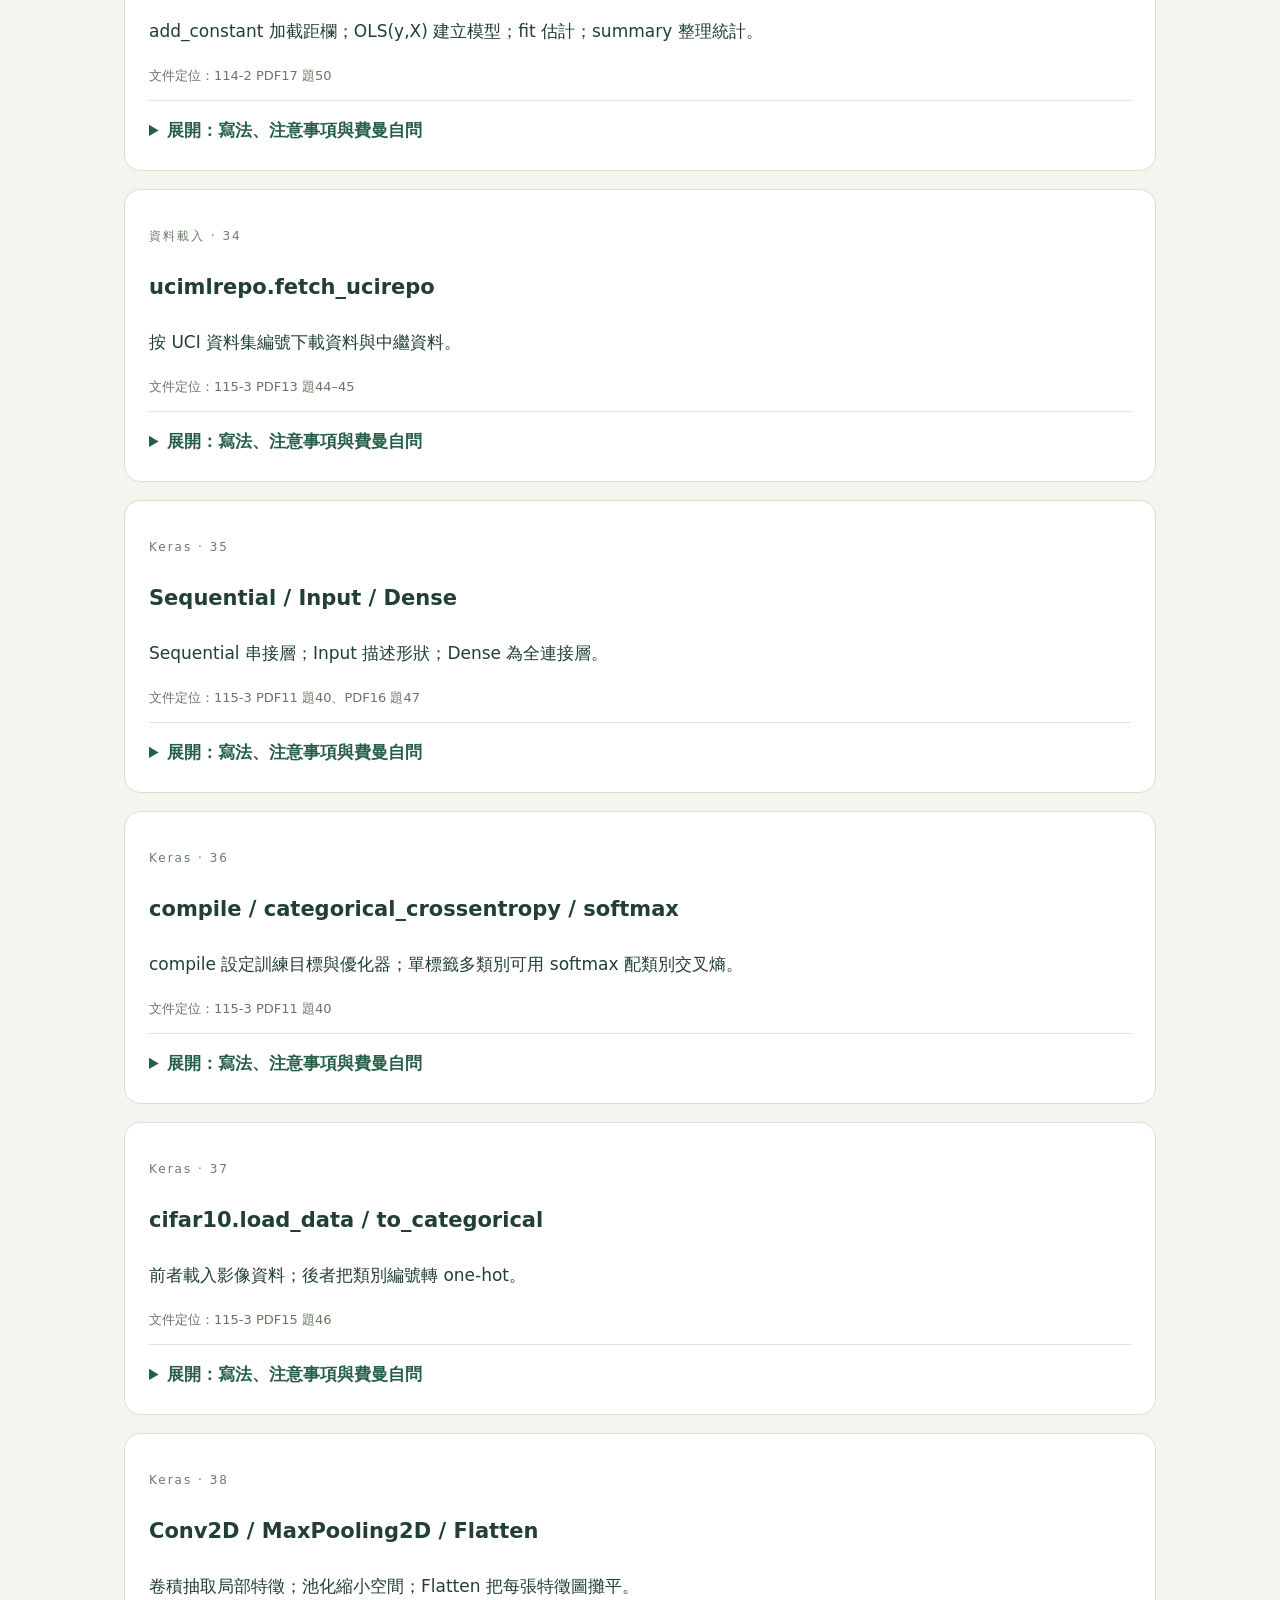
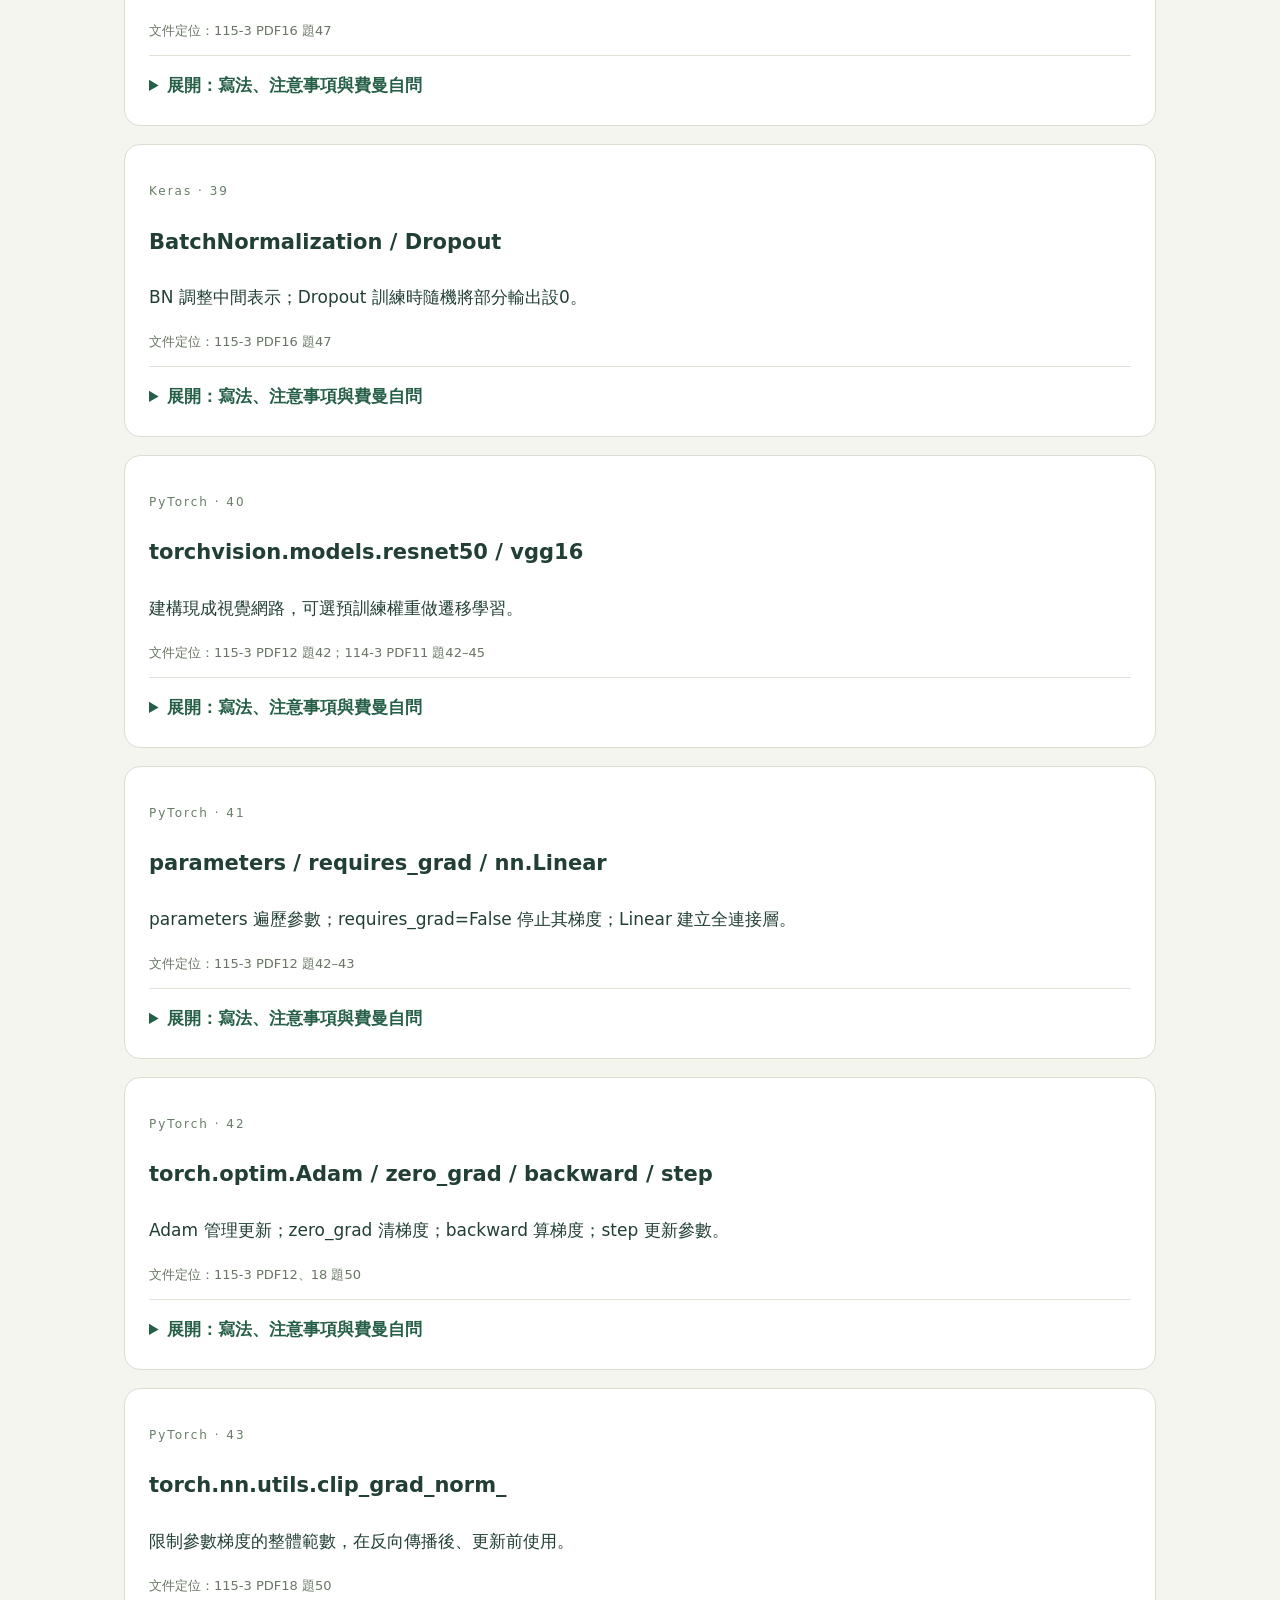
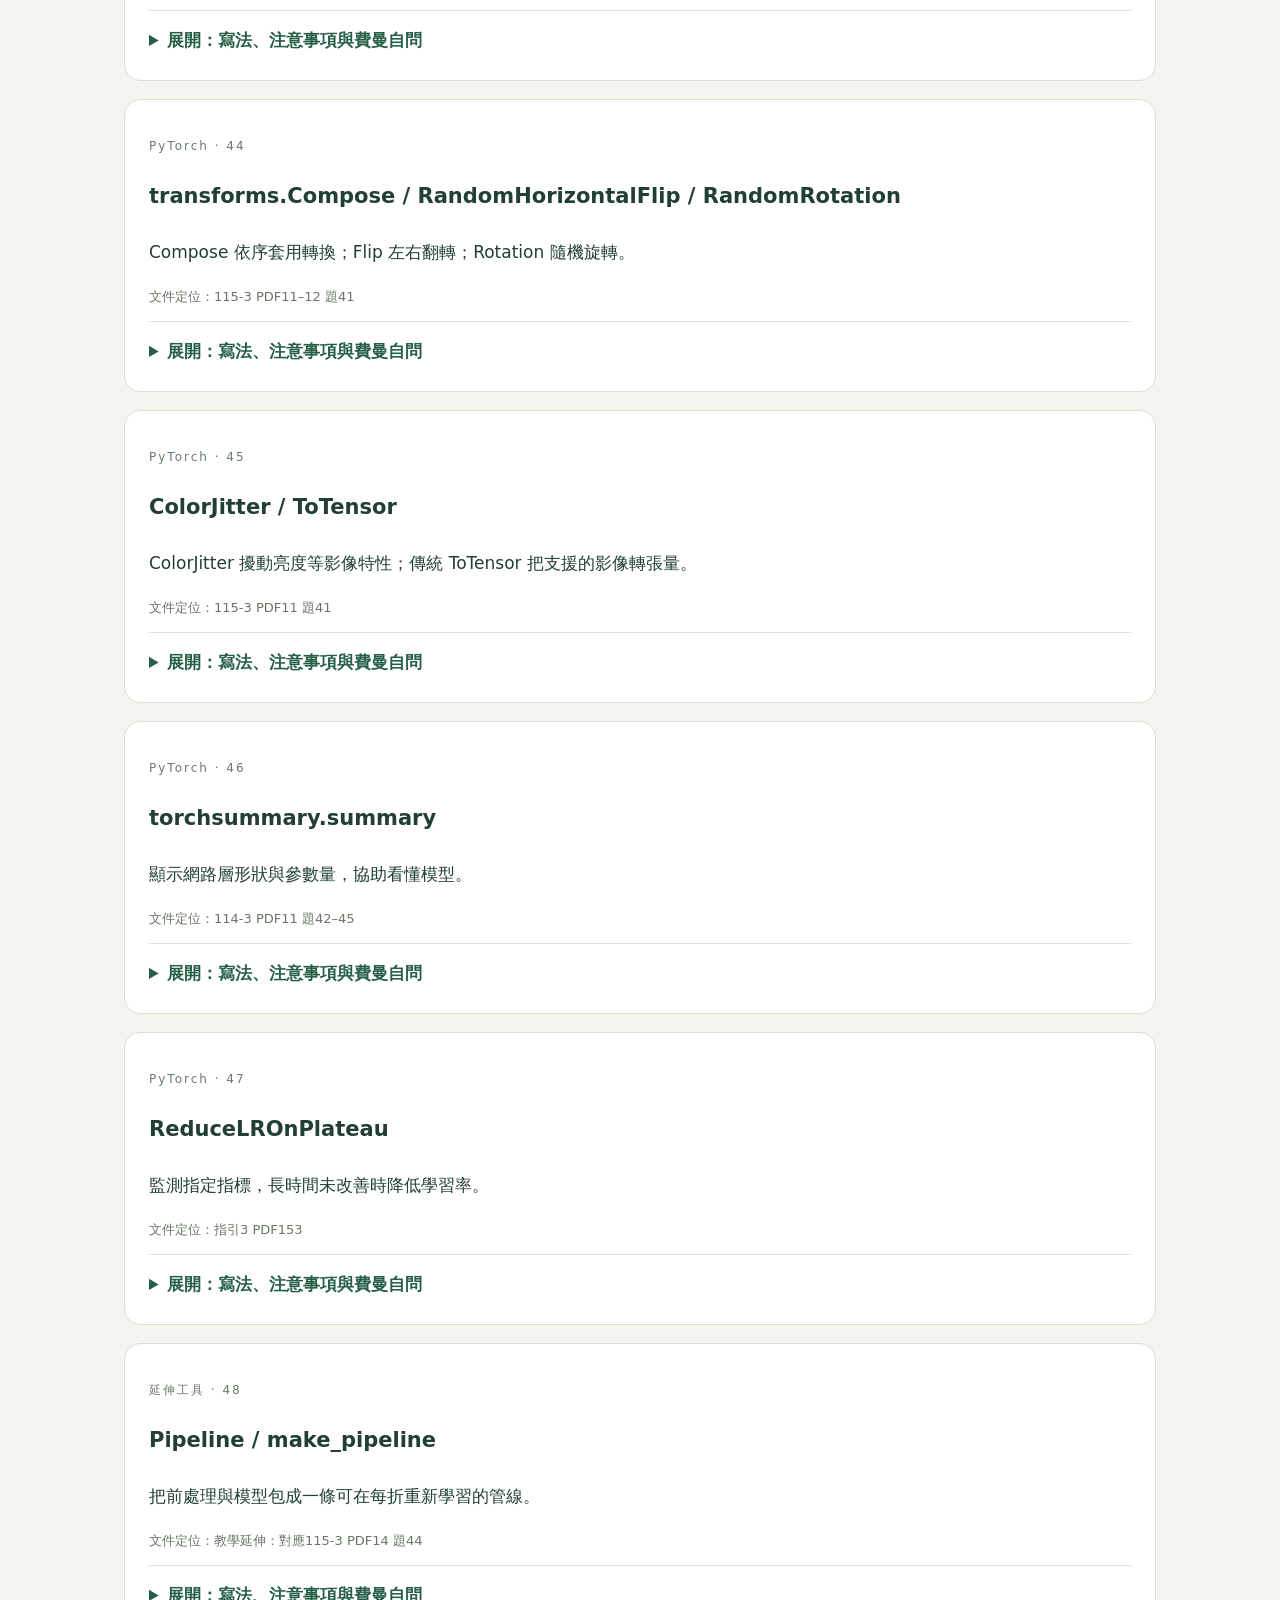
<file: python-reference.html>
<!doctype html><html lang="zh-Hant"><head><meta charset="utf-8"><meta name="viewport" content="width=device-width,initial-scale=1"><title>Python 程式｜教材套件與函式地圖 · AI ATLAS</title><style>*{box-sizing:border-box}body{margin:0;background:#f4f5ef;color:#213f35;font:17px/1.8 system-ui,"Microsoft JhengHei",sans-serif}main{max-width:1080px;margin:auto;padding:32px 24px}a{color:#22684c;text-underline-offset:4px}h1{font-size:clamp(32px,5vw,54px);line-height:1.25;letter-spacing:-1px}h2{font-size:28px}h3{font-size:21px;overflow-wrap:anywhere}.eyebrow{font-size:12px;letter-spacing:2px;color:#687d67}.lead{max-width:760px;color:#526557}.panel,.entry{background:white;padding:24px;border:1px solid #d8e0d1;border-radius:16px;margin:18px 0}.entry[hidden]{display:none}details{border-top:1px solid #dde4d7;padding-top:14px}summary{cursor:pointer;color:#265f47;font-weight:650}pre{background:#183d30;color:#eff8e9;padding:20px;overflow:auto;border-radius:12px;font:14px/1.8 Consolas,monospace}.source{font-size:13px;color:#697665}.trap{border-left:3px solid #c89a53;padding:10px 18px;background:#faf6eb}.flow{display:grid;grid-template-columns:repeat(4,1fr);gap:10px}.flow div{background:#e5ecdf;border-radius:12px;padding:18px}.flow small{display:block}.toolbar{display:flex;flex-wrap:wrap;gap:12px;align-items:center}input,select,button{font:inherit;padding:10px 12px;border:1px solid #aebfa4;border-radius:8px;background:white;color:inherit}input{flex:1;min-width:180px}button{cursor:pointer}nav{display:flex;gap:20px;flex-wrap:wrap}.tools{display:grid;grid-template-columns:1fr 1fr;gap:14px}.tools article{padding:16px;border:1px solid #d8e0d1;border-radius:12px}footer{font-size:13px;padding:30px 0}li{margin:8px 0}:focus-visible{outline:3px solid #a66b25;outline-offset:4px}@media(max-width:640px){main{padding:20px 14px}.flow,.tools{grid-template-columns:1fr 1fr}.panel,.entry{padding:18px}.toolbar{align-items:stretch}select{max-width:100%}}@media print{.toolbar{display:none}details{display:block}.entry{break-inside:avoid}}</style></head><body><main><nav aria-label="頁面導覽"><a href="index.html?v=20261104-54#map">← 學習地圖</a><a href="python.html">16節入門實作與原圖小卡 →</a></nav><header><p class="eyebrow">PYTHON / 從文件讀懂程式</p><h1>看懂每個工具，<br>再把程式串成流程。</h1><p class="lead">這是獨立的 Python 複習項目。從本地三科學習指引與114年第二次、115年第一次公告試題，整理已核對的套件、函式、方法與屬性。先看用途，再展開例子，用自己的話教一次。</p><p>48 組 API 與語法筆記 · 12 組延伸工具 · 查核 2026-10-31</p></header><section class="panel"><h2>先知道程式走到哪一步</h2><div class="flow" role="img" aria-label="讀取資料、整理特徵、訓練模型、評估結果"><div><b>① 資料進來</b><small>read_csv / array</small></div><div><b>② 整理與切分</b><small>fillna / split / scaler</small></div><div><b>③ 學習規則</b><small>fit / backward / step</small></div><div><b>④ 檢查答案</b><small>predict / F1 / matrix</small></div></div><p><b>防止偷看答案：</b>先切訓練與測試，再從訓練資料學補值與尺度；驗證與測試只套用。交叉驗證時，每一折都要重做這條訓練流程。</p><details><summary>第一次看程式？先分清四種名稱</summary><p>套件像工具箱（pandas）；函式像可直接拿出的工具（pd.read_csv）；方法是物件提供的操作（df.head()）；屬性是物件裡的資訊（df.shape、model.coef_）。np、pd、sns、sm、nn 是常見別名，不是另一個套件。文件中的自訂 metric、process_record、criterion 名稱，也不是必須安裝的函式庫。</p></details></section><section class="panel"><h2>找函式，不用翻整頁</h2><div class="toolbar"><label for="query">搜尋</label><input id="query" type="search" placeholder="例如：缺失、標準化、fit、PDF14"><label for="group">分類</label><select id="group"><option value="">全部分類</option><option>Python 語法</option><option>NumPy</option><option>pandas</option><option>視覺化</option><option>SciPy</option><option>scikit-learn</option><option>statsmodels</option><option>資料載入</option><option>Keras</option><option>PyTorch</option><option>延伸工具</option></select><button id="reset" type="button">清除條件</button></div><p id="count" role="status" aria-live="polite">共 48 組</p><p>每張筆記可獨立展開與收合。搜尋同時比對名稱、用途、例子與來源。</p></section><section aria-label="函式與套件筆記"><article class="entry" id="api-1" data-group="Python 語法"><p class="eyebrow">Python 語法 · 01</p><h3>def / return / print / len / sum</h3><p>def 封裝步驟；return 交回結果，print 只顯示；len 計數，sum 加總。</p><p class="source">文件定位：114-3 PDF10 題38</p><details><summary>展開：寫法、注意事項與費曼自問</summary><p>本站改寫示例；有 # 的流程片段需先準備註明的變數，不是獨立執行程式。</p><pre><code>errors = [1, 4, 9]
print(sum(errors) / len(errors))  # 14/3</code></pre><p class="trap">sum((y_true-y_pred)**2)/len(y_true) 是一維樣本的 MSE；一般 Python 清單不能直接相減。</p><p><b>換你教：</b>用一句話說出輸入、處理與輸出，再解釋上面的常見誤解。</p><a href="https://docs.python.org/3/tutorial/controlflow.html">查閱套件官方文件 ↗</a></details></article><article class="entry" id="api-2" data-group="Python 語法"><p class="eyebrow">Python 語法 · 02</p><h3>list.append / 可變預設參數</h3><p>append 原地把一個元素放到清單尾端，回傳 None。</p><p class="source">文件定位：115-2 PDF12 題39</p><details><summary>展開：寫法、注意事項與費曼自問</summary><p>本站改寫示例；有 # 的流程片段需先準備註明的變數，不是獨立執行程式。</p><pre><code>def tag(record, tags=None):
    tags = [] if tags is None else list(tags)
    tags.append(&quot;checked&quot;)
    return {**record, &quot;tags&quot;: tags}</code></pre><p class="trap">def f(tags=[]) 的同一個清單會跨呼叫共用；用 None 再建立清單。此為修正示範。</p><p><b>換你教：</b>用一句話說出輸入、處理與輸出，再解釋上面的常見誤解。</p><a href="https://docs.python.org/3/tutorial/controlflow.html">查閱套件官方文件 ↗</a></details></article><article class="entry" id="api-3" data-group="NumPy"><p class="eyebrow">NumPy · 03</p><h3>np.array / shape / astype</h3><p>array 建立陣列；shape 讀尺寸；astype 轉元素型別。</p><p class="source">文件定位：114-3 PDF10 題40、PDF17 題48</p><details><summary>展開：寫法、注意事項與費曼自問</summary><p>本站改寫示例；有 # 的流程片段需先準備註明的變數，不是獨立執行程式。</p><pre><code>import numpy as np
x = np.array([[1, 2], [3, 4]], dtype=float)
print(x.shape)  # (2, 2)</code></pre><p class="trap">shape 是屬性，沒有括號。整數陣列原地除法可能因型別轉換失敗；先轉 float。</p><p><b>換你教：</b>用一句話說出輸入、處理與輸出，再解釋上面的常見誤解。</p><a href="https://numpy.org/doc/stable/reference/index.html">查閱套件官方文件 ↗</a></details></article><article class="entry" id="api-4" data-group="NumPy"><p class="eyebrow">NumPy · 04</p><h3>np.dot / * / @</h3><p>一維 dot 是內積；陣列 * 是逐元素相乘，二維 @ 是矩陣乘法。</p><p class="source">文件定位：114-3 PDF10 題40</p><details><summary>展開：寫法、注意事項與費曼自問</summary><p>本站改寫示例；有 # 的流程片段需先準備註明的變數，不是獨立執行程式。</p><pre><code>import numpy as np
a, b = np.array([1,2,3]), np.array([4,5,6])
print(np.dot(a,b))  # 32
print(a*b)  # [4 10 18]</code></pre><p class="trap">不要把 * 當成向量相加或所有情境的矩陣乘法。</p><p><b>換你教：</b>用一句話說出輸入、處理與輸出，再解釋上面的常見誤解。</p><a href="https://numpy.org/doc/stable/reference/index.html">查閱套件官方文件 ↗</a></details></article><article class="entry" id="api-5" data-group="NumPy"><p class="eyebrow">NumPy · 05</p><h3>np.linalg.inv / np.linalg.eig</h3><p>inv 求方陣反矩陣；eig 回傳特徵值及對應特徵向量。</p><p class="source">文件定位：114-3 PDF10 題40 選項辨析</p><details><summary>展開：寫法、注意事項與費曼自問</summary><p>本站改寫示例；有 # 的流程片段需先準備註明的變數，不是獨立執行程式。</p><pre><code>import numpy as np
A = np.array([[2.,0.],[0.,4.]])
print(np.linalg.inv(A))  # 對角線 0.5、0.25</code></pre><p class="trap">題目把 inv 說成行列式、eig 說成反矩陣的敘述是錯的。奇異矩陣沒有反矩陣。</p><p><b>換你教：</b>用一句話說出輸入、處理與輸出，再解釋上面的常見誤解。</p><a href="https://numpy.org/doc/stable/reference/index.html">查閱套件官方文件 ↗</a></details></article><article class="entry" id="api-6" data-group="NumPy"><p class="eyebrow">NumPy · 06</p><h3>np.random.seed / np.random.randint</h3><p>舊式全域亂數介面；設定種子方便重現，randint 的上界不包含。</p><p class="source">文件定位：114-3 PDF11 題41</p><details><summary>展開：寫法、注意事項與費曼自問</summary><p>本站改寫示例；有 # 的流程片段需先準備註明的變數，不是獨立執行程式。</p><pre><code>import numpy as np
np.random.seed(123)
dice = np.random.randint(1, 7, size=10)</code></pre><p class="trap">骰子需寫上界7才會含6。新程式可用 default_rng(seed).integers，為延伸寫法。</p><p><b>換你教：</b>用一句話說出輸入、處理與輸出，再解釋上面的常見誤解。</p><a href="https://numpy.org/doc/stable/reference/index.html">查閱套件官方文件 ↗</a></details></article><article class="entry" id="api-7" data-group="NumPy"><p class="eyebrow">NumPy · 07</p><h3>np.random.binomial</h3><p>產生二項亂數；n=1 時可用作保留或關閉的遮罩。</p><p class="source">文件定位：114-3 PDF10 題39</p><details><summary>展開：寫法、注意事項與費曼自問</summary><p>本站改寫示例；有 # 的流程片段需先準備註明的變數，不是獨立執行程式。</p><pre><code>import numpy as np
mask = np.random.binomial(1, 0.8, size=5)</code></pre><p class="trap">該題自訂 p 是保留率；PyTorch nn.Dropout(p) 的 p 卻是丟棄率，不可混用。除以保留率需 p&gt;0。</p><p><b>換你教：</b>用一句話說出輸入、處理與輸出，再解釋上面的常見誤解。</p><a href="https://numpy.org/doc/stable/reference/index.html">查閱套件官方文件 ↗</a></details></article><article class="entry" id="api-8" data-group="NumPy"><p class="eyebrow">NumPy · 08</p><h3>布林陣列 &amp; / sum</h3><p>條件產生 True/False；&amp; 求交集，sum 計算 True 數量。</p><p class="source">文件定位：114-3 PDF11 題41</p><details><summary>展開：寫法、注意事項與費曼自問</summary><p>本站改寫示例；有 # 的流程片段需先準備註明的變數，不是獨立執行程式。</p><pre><code>import numpy as np
dice = np.array([1,2,3,4,5,6])
A, B = dice%2==0, dice&gt;3
print((A &amp; B).sum()/B.sum())  # 2/3</code></pre><p class="trap">P(A給定B) 的分母是 B 次數；模擬樣本若 B 為0須另處理。陣列條件用 &amp;，不是 and。</p><p><b>換你教：</b>用一句話說出輸入、處理與輸出，再解釋上面的常見誤解。</p><a href="https://numpy.org/doc/stable/reference/index.html">查閱套件官方文件 ↗</a></details></article><article class="entry" id="api-9" data-group="NumPy"><p class="eyebrow">NumPy · 09</p><h3>mean / std / axis=0</h3><p>對二維樣本表沿第0軸彙整，得到每一欄的統計。</p><p class="source">文件定位：114-3 PDF17 題48</p><details><summary>展開：寫法、注意事項與費曼自問</summary><p>本站改寫示例；有 # 的流程片段需先準備註明的變數，不是獨立執行程式。</p><pre><code>import numpy as np
X = np.array([[1.,10.],[3.,30.]])
print(X.mean(axis=0))  # [2. 20.]</code></pre><p class="trap">NumPy std 預設 ddof=0；pandas std 預設 ddof=1。測試集須沿用訓練集尺度，不能各自估計。</p><p><b>換你教：</b>用一句話說出輸入、處理與輸出，再解釋上面的常見誤解。</p><a href="https://numpy.org/doc/stable/reference/index.html">查閱套件官方文件 ↗</a></details></article><article class="entry" id="api-10" data-group="pandas"><p class="eyebrow">pandas · 10</p><h3>pd.read_csv</h3><p>把 CSV 讀成 DataFrame；chunksize 可分批讀取。</p><p class="source">文件定位：114-2 PDF13、15；115-2 PDF3–4</p><details><summary>展開：寫法、注意事項與費曼自問</summary><p>本站改寫示例；有 # 的流程片段需先準備註明的變數，不是獨立執行程式。</p><pre><code>import pandas as pd
for chunk in pd.read_csv(&quot;orders.csv&quot;, chunksize=10000):
    print(chunk.shape)</code></pre><p class="trap">片段需要自己的 orders.csv。分批後全放入清單再 concat 仍可能耗盡記憶體。</p><p><b>換你教：</b>用一句話說出輸入、處理與輸出，再解釋上面的常見誤解。</p><a href="https://pandas.pydata.org/docs/reference/index.html">查閱套件官方文件 ↗</a></details></article><article class="entry" id="api-11" data-group="pandas"><p class="eyebrow">pandas · 11</p><h3>head / describe / dtypes / values</h3><p>head 看前幾筆；describe 摘要；dtypes 查型別；values 取陣列。</p><p class="source">文件定位：114-2 PDF1 題2、PDF14–16；114-3 PDF17</p><details><summary>展開：寫法、注意事項與費曼自問</summary><p>本站改寫示例；有 # 的流程片段需先準備註明的變數，不是獨立執行程式。</p><pre><code>import pandas as pd
s = pd.Series([10,20,30])
print(s.describe())</code></pre><p class="trap">50% 是中位數；count 是非缺失筆數。values 會失去欄名資訊，混合型別可能轉 object。</p><p><b>換你教：</b>用一句話說出輸入、處理與輸出，再解釋上面的常見誤解。</p><a href="https://pandas.pydata.org/docs/reference/index.html">查閱套件官方文件 ↗</a></details></article><article class="entry" id="api-12" data-group="pandas"><p class="eyebrow">pandas · 12</p><h3>isna / isnull / sum</h3><p>isna 與 isnull 判斷缺失，再 sum 統計欄位缺失數。</p><p class="source">文件定位：114-2 PDF16 題49</p><details><summary>展開：寫法、注意事項與費曼自問</summary><p>本站改寫示例；有 # 的流程片段需先準備註明的變數，不是獨立執行程式。</p><pre><code>import pandas as pd
df = pd.DataFrame({&quot;x&quot;:[1,None,3]})
print(df.isna().sum())  # x為1</code></pre><p class="trap">df.isNaN() 與 df.isnan() 不是題目所需的 DataFrame 方法。</p><p><b>換你教：</b>用一句話說出輸入、處理與輸出，再解釋上面的常見誤解。</p><a href="https://pandas.pydata.org/docs/reference/index.html">查閱套件官方文件 ↗</a></details></article><article class="entry" id="api-13" data-group="pandas"><p class="eyebrow">pandas · 13</p><h3>fillna / median / mean</h3><p>先決定填補規則，再把缺失替換為指定值。</p><p class="source">文件定位：115-2 PDF13 題41</p><details><summary>展開：寫法、注意事項與費曼自問</summary><p>本站改寫示例；有 # 的流程片段需先準備註明的變數，不是獨立執行程式。</p><pre><code>import pandas as pd
df = pd.DataFrame({&quot;x&quot;:[1.,None,100.]})
df[&quot;x&quot;] = df[&quot;x&quot;].fillna(df[&quot;x&quot;].median())</code></pre><p class="trap">避免 df[&#x27;x&#x27;].fillna(..., inplace=True) 鏈式修改。中位數較抗極端值，不代表保留整個原分布；模型補值只由訓練集估計。</p><p><b>換你教：</b>用一句話說出輸入、處理與輸出，再解釋上面的常見誤解。</p><a href="https://pandas.pydata.org/docs/reference/index.html">查閱套件官方文件 ↗</a></details></article><article class="entry" id="api-14" data-group="pandas"><p class="eyebrow">pandas · 14</p><h3>astype(&#x27;Int64&#x27;)</h3><p>將可含缺失的整數欄位轉為 pandas nullable 整數型別。</p><p class="source">文件定位：114-2 PDF14 題44</p><details><summary>展開：寫法、注意事項與費曼自問</summary><p>本站改寫示例；有 # 的流程片段需先準備註明的變數，不是獨立執行程式。</p><pre><code>import pandas as pd
s = pd.Series([2024.,None])
print(s.astype(&quot;Int64&quot;))</code></pre><p class="trap">大寫 I 的 Int64 可含 &lt;NA&gt;，不同於 NumPy int64。非整數小數仍不能隨意視為年份。</p><p><b>換你教：</b>用一句話說出輸入、處理與輸出，再解釋上面的常見誤解。</p><a href="https://pandas.pydata.org/docs/reference/index.html">查閱套件官方文件 ↗</a></details></article><article class="entry" id="api-15" data-group="pandas"><p class="eyebrow">pandas · 15</p><h3>groupby / sum / count / mean</h3><p>先依群組分袋，再對每袋算總和、非缺失筆數或平均。</p><p class="source">文件定位：114-2 PDF14 題45；115-2 PDF15 題45</p><details><summary>展開：寫法、注意事項與費曼自問</summary><p>本站改寫示例；有 # 的流程片段需先準備註明的變數，不是獨立執行程式。</p><pre><code>import pandas as pd
df=pd.DataFrame({&quot;客戶&quot;:[&quot;A&quot;,&quot;A&quot;,&quot;B&quot;],&quot;金額&quot;:[30,50,60]})
print(df.groupby(&quot;客戶&quot;)[&quot;金額&quot;].sum())  # A80 B60</code></pre><p class="trap">總營收用 sum，不是 count。先分組加總才能找最有價值客戶。</p><p><b>換你教：</b>用一句話說出輸入、處理與輸出，再解釋上面的常見誤解。</p><a href="https://pandas.pydata.org/docs/reference/index.html">查閱套件官方文件 ↗</a></details></article><article class="entry" id="api-16" data-group="pandas"><p class="eyebrow">pandas · 16</p><h3>sort_values / nlargest / value_counts</h3><p>排序值、選最大n個、計算各值出現次數，解的是不同問題。</p><p class="source">文件定位：114-2 PDF1、14–15；115-2 PDF15</p><details><summary>展開：寫法、注意事項與費曼自問</summary><p>本站改寫示例；有 # 的流程片段需先準備註明的變數，不是獨立執行程式。</p><pre><code>import pandas as pd
s=pd.Series([30,80,60], index=[&quot;A&quot;,&quot;B&quot;,&quot;C&quot;])
print(s.nlargest(2))  # B80 C60</code></pre><p class="trap">head(5) 只是目前順序的前5筆，沒有自動選出最大5筆。</p><p><b>換你教：</b>用一句話說出輸入、處理與輸出，再解釋上面的常見誤解。</p><a href="https://pandas.pydata.org/docs/reference/index.html">查閱套件官方文件 ↗</a></details></article><article class="entry" id="api-17" data-group="pandas"><p class="eyebrow">pandas · 17</p><h3>布林篩選 / loc</h3><p>先建立每列的布林條件，再選列與欄。</p><p class="source">文件定位：115-2 PDF15 題46 選項辨析</p><details><summary>展開：寫法、注意事項與費曼自問</summary><p>本站改寫示例；有 # 的流程片段需先準備註明的變數，不是獨立執行程式。</p><pre><code>import pandas as pd
df=pd.DataFrame({&quot;類別&quot;:[&quot;電子&quot;,&quot;食品&quot;],&quot;金額&quot;:[100,20]})
print(df.loc[df[&quot;類別&quot;]==&quot;電子&quot;,&quot;金額&quot;].mean())</code></pre><p class="trap">df[&#x27;Category&#x27; == &#x27;Electronics&#x27;] 先把兩個字串比較成 False，並不是逐列篩選。</p><p><b>換你教：</b>用一句話說出輸入、處理與輸出，再解釋上面的常見誤解。</p><a href="https://pandas.pydata.org/docs/reference/index.html">查閱套件官方文件 ↗</a></details></article><article class="entry" id="api-18" data-group="pandas"><p class="eyebrow">pandas · 18</p><h3>pd.merge / pd.concat / join</h3><p>merge 按鍵對接；concat 沿軸拼接；join 常按索引對接。</p><p class="source">文件定位：115-2 PDF15 題47</p><details><summary>展開：寫法、注意事項與費曼自問</summary><p>本站改寫示例；有 # 的流程片段需先準備註明的變數，不是獨立執行程式。</p><pre><code>import pandas as pd
a=pd.DataFrame({&quot;id&quot;:[1,2]}); b=pd.DataFrame({&quot;id&quot;:[2,3],&quot;name&quot;:[&quot;B&quot;,&quot;C&quot;]})
print(pd.merge(a,b,on=&quot;id&quot;,how=&quot;inner&quot;))  # 僅id2</code></pre><p class="trap">concat(axis=1) 不是按 CustomerID 關聯；重複鍵可能放大列數。</p><p><b>換你教：</b>用一句話說出輸入、處理與輸出，再解釋上面的常見誤解。</p><a href="https://pandas.pydata.org/docs/reference/index.html">查閱套件官方文件 ↗</a></details></article><article class="entry" id="api-19" data-group="pandas"><p class="eyebrow">pandas · 19</p><h3>pd.melt</h3><p>把寬表多個數值欄收成「欄名、數值」長表，方便分組繪圖。</p><p class="source">文件定位：114-2 PDF15 題46</p><details><summary>展開：寫法、注意事項與費曼自問</summary><p>本站改寫示例；有 # 的流程片段需先準備註明的變數，不是獨立執行程式。</p><pre><code>import pandas as pd
df=pd.DataFrame({&quot;北&quot;:[10,20],&quot;南&quot;:[5,15]})
print(pd.melt(df,value_vars=[&quot;北&quot;,&quot;南&quot;]))</code></pre><p class="trap">melt 是重塑，並沒有加總，也沒有自動算百分比。</p><p><b>換你教：</b>用一句話說出輸入、處理與輸出，再解釋上面的常見誤解。</p><a href="https://pandas.pydata.org/docs/reference/index.html">查閱套件官方文件 ↗</a></details></article><article class="entry" id="api-20" data-group="pandas"><p class="eyebrow">pandas · 20</p><h3>drop_duplicates</h3><p>移除重複列，可用 subset 指定判斷重複的欄位。</p><p class="source">文件定位：指引1 PDF145</p><details><summary>展開：寫法、注意事項與費曼自問</summary><p>本站改寫示例；有 # 的流程片段需先準備註明的變數，不是獨立執行程式。</p><pre><code>import pandas as pd
df=pd.DataFrame({&quot;id&quot;:[1,1,2]})
print(df.drop_duplicates(subset=[&quot;id&quot;]))</code></pre><p class="trap">先定義業務上的重複。教材同時提 Spark；PySpark 對應方法為 dropDuplicates，大小寫不能照搬。</p><p><b>換你教：</b>用一句話說出輸入、處理與輸出，再解釋上面的常見誤解。</p><a href="https://pandas.pydata.org/docs/reference/index.html">查閱套件官方文件 ↗</a></details></article><article class="entry" id="api-21" data-group="視覺化"><p class="eyebrow">視覺化 · 21</p><h3>Series.plot(kind=&#x27;bar&#x27;) / Matplotlib</h3><p>pandas plot 使用繪圖後端，把彙總結果畫成長條；Matplotlib 提供圖形控制。</p><p class="source">文件定位：114-2 PDF13–15；指引2 PDF128</p><details><summary>展開：寫法、注意事項與費曼自問</summary><p>本站改寫示例；有 # 的流程片段需先準備註明的變數，不是獨立執行程式。</p><pre><code># 接續分組後的總額 totals
# totals.plot(kind=&quot;bar&quot;)</code></pre><p class="trap">先確定縱軸是筆數、總和或平均。圖長得像，不表示統計意義相同。此片段需 totals。</p><p><b>換你教：</b>用一句話說出輸入、處理與輸出，再解釋上面的常見誤解。</p><a href="https://seaborn.pydata.org/generated/seaborn.barplot.html">查閱套件官方文件 ↗</a></details></article><article class="entry" id="api-22" data-group="視覺化"><p class="eyebrow">視覺化 · 22</p><h3>sns.barplot / countplot / histplot / lineplot</h3><p>barplot 比較類別下的估計值；countplot 數筆數；histplot 看分布；lineplot 看變化。</p><p class="source">文件定位：114-2 PDF15 題46–47；指引2 PDF128</p><details><summary>展開：寫法、注意事項與費曼自問</summary><p>本站改寫示例；有 # 的流程片段需先準備註明的變數，不是獨立執行程式。</p><pre><code># 需要 seaborn 與含區域、金額的 df
# sns.barplot(data=df,x=&quot;區域&quot;,y=&quot;金額&quot;,estimator=&quot;sum&quot;,errorbar=None)</code></pre><p class="trap">barplot 預設估計平均，不是總和。若要百分比，還要除以總額；原題的 sum 圖只是總額比較。</p><p><b>換你教：</b>用一句話說出輸入、處理與輸出，再解釋上面的常見誤解。</p><a href="https://seaborn.pydata.org/generated/seaborn.barplot.html">查閱套件官方文件 ↗</a></details></article><article class="entry" id="api-23" data-group="SciPy"><p class="eyebrow">SciPy · 23</p><h3>scipy.stats.poisson.pmf / cdf</h3><p>pmf(k,mu) 是恰好k次；cdf(k,mu) 是不超過k次。</p><p class="source">文件定位：114-2 PDF13 題42</p><details><summary>展開：寫法、注意事項與費曼自問</summary><p>本站改寫示例；有 # 的流程片段需先準備註明的變數，不是獨立執行程式。</p><pre><code>from scipy.stats import poisson
print(round(poisson.pmf(5,5),4))  # 0.1755</code></pre><p class="trap">至少10次是 1-cdf(9,5)，不是 cdf(10,5)。mu 是平均，不是最大值。</p><p><b>換你教：</b>用一句話說出輸入、處理與輸出，再解釋上面的常見誤解。</p><a href="https://docs.scipy.org/doc/scipy/reference/generated/scipy.stats.poisson.html">查閱套件官方文件 ↗</a></details></article><article class="entry" id="api-24" data-group="scikit-learn"><p class="eyebrow">scikit-learn · 24</p><h3>load_iris</h3><p>載入套件內附的鳶尾花教學資料，含 data、target、特徵名稱。</p><p class="source">文件定位：115-2 PDF16 題48–50</p><details><summary>展開：寫法、注意事項與費曼自問</summary><p>本站改寫示例；有 # 的流程片段需先準備註明的變數，不是獨立執行程式。</p><pre><code>from sklearn.datasets import load_iris
X,y=load_iris(return_X_y=True)
print(X.shape)  # (150,4)</code></pre><p class="trap">data 是輸入，target 是答案；不要把答案欄放進 X。</p><p><b>換你教：</b>用一句話說出輸入、處理與輸出，再解釋上面的常見誤解。</p><a href="https://scikit-learn.org/stable/common_pitfalls.html">查閱套件官方文件 ↗</a></details></article><article class="entry" id="api-25" data-group="scikit-learn"><p class="eyebrow">scikit-learn · 25</p><h3>train_test_split</h3><p>把對齊的 X 與 y 用同一組索引切成訓練、測試。</p><p class="source">文件定位：115-2 PDF16–17 題49</p><details><summary>展開：寫法、注意事項與費曼自問</summary><p>本站改寫示例；有 # 的流程片段需先準備註明的變數，不是獨立執行程式。</p><pre><code># X、y 由 load_iris 取得
from sklearn.model_selection import train_test_split
Xtr,Xte,ytr,yte=train_test_split(X,y,test_size=0.2,random_state=42,stratify=y)</code></pre><p class="trap">train_size=0.2 表示20%訓練，不是20%測試。先切分，再擬合補值與標準化。</p><p><b>換你教：</b>用一句話說出輸入、處理與輸出，再解釋上面的常見誤解。</p><a href="https://scikit-learn.org/stable/common_pitfalls.html">查閱套件官方文件 ↗</a></details></article><article class="entry" id="api-26" data-group="scikit-learn"><p class="eyebrow">scikit-learn · 26</p><h3>StandardScaler / fit / transform / fit_transform</h3><p>fit 記住訓練平均與尺度；transform 套用；fit_transform 做兩步。</p><p class="source">文件定位：115-2 PDF16 題48；114-3 PDF17</p><details><summary>展開：寫法、注意事項與費曼自問</summary><p>本站改寫示例；有 # 的流程片段需先準備註明的變數，不是獨立執行程式。</p><pre><code>from sklearn.preprocessing import StandardScaler
s=StandardScaler()
a=s.fit_transform([[1.],[3.]])
b=s.transform([[5.]])
print(b)  # [[3.]]</code></pre><p class="trap">標準化不是壓到0–1。測試集不能重新 fit；常數特徵另有零變異處理。</p><p><b>換你教：</b>用一句話說出輸入、處理與輸出，再解釋上面的常見誤解。</p><a href="https://scikit-learn.org/stable/common_pitfalls.html">查閱套件官方文件 ↗</a></details></article><article class="entry" id="api-27" data-group="scikit-learn"><p class="eyebrow">scikit-learn · 27</p><h3>LinearRegression / coef_ / intercept_</h3><p>擬合連續值的線性關係；coef_ 是各特徵係數，截距另存。</p><p class="source">文件定位：114-2 PDF17 題50</p><details><summary>展開：寫法、注意事項與費曼自問</summary><p>本站改寫示例；有 # 的流程片段需先準備註明的變數，不是獨立執行程式。</p><pre><code>from sklearn.linear_model import LinearRegression
m=LinearRegression().fit([[1.],[2.],[3.]],[3.,5.,7.])
print(m.predict([[4.]]))  # [9.]</code></pre><p class="trap">fit(X,y) 順序不能倒。coef_ 不包含 intercept_；底線屬性通常是 fit 後的結果。</p><p><b>換你教：</b>用一句話說出輸入、處理與輸出，再解釋上面的常見誤解。</p><a href="https://scikit-learn.org/stable/common_pitfalls.html">查閱套件官方文件 ↗</a></details></article><article class="entry" id="api-28" data-group="scikit-learn"><p class="eyebrow">scikit-learn · 28</p><h3>LogisticRegression / predict</h3><p>建立分類器，再用已學到的規則預測類別。</p><p class="source">文件定位：115-2 PDF16–17 題49–50</p><details><summary>展開：寫法、注意事項與費曼自問</summary><p>本站改寫示例；有 # 的流程片段需先準備註明的變數，不是獨立執行程式。</p><pre><code># 已準備同一尺度的 Xtr、Xte、ytr
from sklearn.linear_model import LogisticRegression
# m=LogisticRegression(max_iter=1000).fit(Xtr,ytr)
# pred=m.predict(Xte)</code></pre><p class="trap">名字含 Regression，仍常用於分類。predict 回傳類別，predict_proba 才是機率（延伸）。</p><p><b>換你教：</b>用一句話說出輸入、處理與輸出，再解釋上面的常見誤解。</p><a href="https://scikit-learn.org/stable/common_pitfalls.html">查閱套件官方文件 ↗</a></details></article><article class="entry" id="api-29" data-group="scikit-learn"><p class="eyebrow">scikit-learn · 29</p><h3>confusion_matrix</h3><p>以真實類別為列、預測類別為欄，統計各格數量。</p><p class="source">文件定位：115-2 PDF17 題50</p><details><summary>展開：寫法、注意事項與費曼自問</summary><p>本站改寫示例；有 # 的流程片段需先準備註明的變數，不是獨立執行程式。</p><pre><code>from sklearn.metrics import confusion_matrix
print(confusion_matrix([0,0,1],[0,1,1]))  # [[1,1],[0,1]]</code></pre><p class="trap">不要把列、欄顛倒。正確分類在對角線；單張矩陣不能直接判斷過擬合。</p><p><b>換你教：</b>用一句話說出輸入、處理與輸出，再解釋上面的常見誤解。</p><a href="https://scikit-learn.org/stable/common_pitfalls.html">查閱套件官方文件 ↗</a></details></article><article class="entry" id="api-30" data-group="scikit-learn"><p class="eyebrow">scikit-learn · 30</p><h3>f1_score / classification_report</h3><p>F1 綜合 precision、recall；report 列各類指標與 support。</p><p class="source">文件定位：115-2 PDF17 題50</p><details><summary>展開：寫法、注意事項與費曼自問</summary><p>本站改寫示例；有 # 的流程片段需先準備註明的變數，不是獨立執行程式。</p><pre><code>from sklearn.metrics import f1_score
print(f1_score([0,0,1],[0,1,1],average=&quot;macro&quot;))  # 2/3</code></pre><p class="trap">macro 各類等權；weighted 按真實樣本數加權，可能掩蓋少數類問題。</p><p><b>換你教：</b>用一句話說出輸入、處理與輸出，再解釋上面的常見誤解。</p><a href="https://scikit-learn.org/stable/common_pitfalls.html">查閱套件官方文件 ↗</a></details></article><article class="entry" id="api-31" data-group="scikit-learn"><p class="eyebrow">scikit-learn · 31</p><h3>LinearDiscriminantAnalysis / KNeighborsClassifier</h3><p>LDA 利用標籤找投影；KNN 參考最近鄰居分類。</p><p class="source">文件定位：115-3 PDF14 題44</p><details><summary>展開：寫法、注意事項與費曼自問</summary><p>本站改寫示例；有 # 的流程片段需先準備註明的變數，不是獨立執行程式。</p><pre><code>from sklearn.discriminant_analysis import LinearDiscriminantAnalysis
from sklearn.neighbors import KNeighborsClassifier
lda=LinearDiscriminantAnalysis()
knn=KNeighborsClassifier(n_neighbors=3)</code></pre><p class="trap">先用全部資料 fit_transform LDA，再交叉驗證 KNN 會洩漏標籤資訊。需在每折內擬合 LDA。</p><p><b>換你教：</b>用一句話說出輸入、處理與輸出，再解釋上面的常見誤解。</p><a href="https://scikit-learn.org/stable/common_pitfalls.html">查閱套件官方文件 ↗</a></details></article><article class="entry" id="api-32" data-group="scikit-learn"><p class="eyebrow">scikit-learn · 32</p><h3>cross_val_score / KFold / StratifiedKFold / RepeatedStratifiedKFold</h3><p>交叉驗證重複切分評估；分層版本盡量保留類別比例。</p><p class="source">文件定位：115-3 PDF14 題44–45</p><details><summary>展開：寫法、注意事項與費曼自問</summary><p>本站改寫示例；有 # 的流程片段需先準備註明的變數，不是獨立執行程式。</p><pre><code>from sklearn.model_selection import StratifiedKFold
cv=StratifiedKFold(n_splits=5,shuffle=True,random_state=42)</code></pre><p class="trap">分類器配離散標籤，cv=5 通常採分層；不適合無條件套在時間序列或同一人的重複資料。</p><p><b>換你教：</b>用一句話說出輸入、處理與輸出，再解釋上面的常見誤解。</p><a href="https://scikit-learn.org/stable/common_pitfalls.html">查閱套件官方文件 ↗</a></details></article><article class="entry" id="api-33" data-group="statsmodels"><p class="eyebrow">statsmodels · 33</p><h3>sm.add_constant / sm.OLS / fit / summary</h3><p>add_constant 加截距欄；OLS(y,X) 建立模型；fit 估計；summary 整理統計。</p><p class="source">文件定位：114-2 PDF17 題50</p><details><summary>展開：寫法、注意事項與費曼自問</summary><p>本站改寫示例；有 # 的流程片段需先準備註明的變數，不是獨立執行程式。</p><pre><code>import statsmodels.api as sm
X=sm.add_constant([1.,2.,3.,4.])
m=sm.OLS([3.,5.,7.,9.],X).fit()
print(m.params)  # 約 [1,2]</code></pre><p class="trap">OLS 的 y 在前，與 sklearn fit(X,y) 不同；陣列 API 不自動加截距。顯著不等於因果。</p><p><b>換你教：</b>用一句話說出輸入、處理與輸出，再解釋上面的常見誤解。</p><a href="https://www.statsmodels.org/stable/generated/statsmodels.regression.linear_model.OLS.html">查閱套件官方文件 ↗</a></details></article><article class="entry" id="api-34" data-group="資料載入"><p class="eyebrow">資料載入 · 34</p><h3>ucimlrepo.fetch_ucirepo</h3><p>按 UCI 資料集編號下載資料與中繼資料。</p><p class="source">文件定位：115-3 PDF13 題44–45</p><details><summary>展開：寫法、注意事項與費曼自問</summary><p>本站改寫示例；有 # 的流程片段需先準備註明的變數，不是獨立執行程式。</p><pre><code>from ucimlrepo import fetch_ucirepo
# iris=fetch_ucirepo(id=53)
# X=iris.data.features; y=iris.data.targets[&quot;class&quot;]</code></pre><p class="trap">需要連線；本頁範例不自動下載。data.features、targets 是屬性。</p><p><b>換你教：</b>用一句話說出輸入、處理與輸出，再解釋上面的常見誤解。</p><a href="https://github.com/uci-ml-repo/ucimlrepo">查閱套件官方文件 ↗</a></details></article><article class="entry" id="api-35" data-group="Keras"><p class="eyebrow">Keras · 35</p><h3>Sequential / Input / Dense</h3><p>Sequential 串接層；Input 描述形狀；Dense 為全連接層。</p><p class="source">文件定位：115-3 PDF11 題40、PDF16 題47</p><details><summary>展開：寫法、注意事項與費曼自問</summary><p>本站改寫示例；有 # 的流程片段需先準備註明的變數，不是獨立執行程式。</p><pre><code>from tensorflow import keras
m=keras.Sequential([keras.Input(shape=(4,)),keras.layers.Dense(3,activation=&quot;softmax&quot;)])</code></pre><p class="trap">Input 不會自動標準化。Dense(3) 表示3個輸出單元，輸入維度由資料/前層決定。</p><p><b>換你教：</b>用一句話說出輸入、處理與輸出，再解釋上面的常見誤解。</p><a href="https://keras.io/api/">查閱套件官方文件 ↗</a></details></article><article class="entry" id="api-36" data-group="Keras"><p class="eyebrow">Keras · 36</p><h3>compile / categorical_crossentropy / softmax</h3><p>compile 設定訓練目標與優化器；單標籤多類別可用 softmax 配類別交叉熵。</p><p class="source">文件定位：115-3 PDF11 題40</p><details><summary>展開：寫法、注意事項與費曼自問</summary><p>本站改寫示例；有 # 的流程片段需先準備註明的變數，不是獨立執行程式。</p><pre><code># 接續上方模型，標籤為 one-hot
# m.compile(optimizer=&quot;adam&quot;,loss=&quot;categorical_crossentropy&quot;)</code></pre><p class="trap">整數標籤通常配 sparse_categorical_crossentropy；one-hot 配 categorical_crossentropy。輸出 logits 時要對應 from_logits。</p><p><b>換你教：</b>用一句話說出輸入、處理與輸出，再解釋上面的常見誤解。</p><a href="https://keras.io/api/">查閱套件官方文件 ↗</a></details></article><article class="entry" id="api-37" data-group="Keras"><p class="eyebrow">Keras · 37</p><h3>cifar10.load_data / to_categorical</h3><p>前者載入影像資料；後者把類別編號轉 one-hot。</p><p class="source">文件定位：115-3 PDF15 題46</p><details><summary>展開：寫法、注意事項與費曼自問</summary><p>本站改寫示例；有 # 的流程片段需先準備註明的變數，不是獨立執行程式。</p><pre><code>from tensorflow import keras
print(keras.utils.to_categorical([0,2],num_classes=3))  # [1,0,0]及[0,0,1]</code></pre><p class="trap">load_data 可能下載資料。影像除255是固定尺度縮放，不是 z-score，不能保證避免梯度問題。</p><p><b>換你教：</b>用一句話說出輸入、處理與輸出，再解釋上面的常見誤解。</p><a href="https://keras.io/api/">查閱套件官方文件 ↗</a></details></article><article class="entry" id="api-38" data-group="Keras"><p class="eyebrow">Keras · 38</p><h3>Conv2D / MaxPooling2D / Flatten</h3><p>卷積抽取局部特徵；池化縮小空間；Flatten 把每張特徵圖攤平。</p><p class="source">文件定位：115-3 PDF16 題47</p><details><summary>展開：寫法、注意事項與費曼自問</summary><p>本站改寫示例；有 # 的流程片段需先準備註明的變數，不是獨立執行程式。</p><pre><code># 不含 batch 的形狀示意
# (32,32,3) → Conv2D(32,3,padding=&quot;same&quot;) → (32,32,32)
# → MaxPooling2D(2) → (16,16,32)</code></pre><p class="trap">same 且 stride=1 才維持空間尺寸。Flatten 不會消除 batch 軸。</p><p><b>換你教：</b>用一句話說出輸入、處理與輸出，再解釋上面的常見誤解。</p><a href="https://keras.io/api/">查閱套件官方文件 ↗</a></details></article><article class="entry" id="api-39" data-group="Keras"><p class="eyebrow">Keras · 39</p><h3>BatchNormalization / Dropout</h3><p>BN 調整中間表示；Dropout 訓練時隨機將部分輸出設0。</p><p class="source">文件定位：115-3 PDF16 題47</p><details><summary>展開：寫法、注意事項與費曼自問</summary><p>本站改寫示例；有 # 的流程片段需先準備註明的變數，不是獨立執行程式。</p><pre><code># keras.layers.Dropout(0.25) 表示丟棄率25%
# 推論時 Dropout 不再隨機丟棄</code></pre><p class="trap">不是把25%輸出設成1；BN 訓練與推論的統計來源不同，也不是永遠保證穩定。</p><p><b>換你教：</b>用一句話說出輸入、處理與輸出，再解釋上面的常見誤解。</p><a href="https://keras.io/api/">查閱套件官方文件 ↗</a></details></article><article class="entry" id="api-40" data-group="PyTorch"><p class="eyebrow">PyTorch · 40</p><h3>torchvision.models.resnet50 / vgg16</h3><p>建構現成視覺網路，可選預訓練權重做遷移學習。</p><p class="source">文件定位：115-3 PDF12 題42；114-3 PDF11 題42–45</p><details><summary>展開：寫法、注意事項與費曼自問</summary><p>本站改寫示例；有 # 的流程片段需先準備註明的變數，不是獨立執行程式。</p><pre><code>from torchvision.models import resnet50
model=resnet50(weights=None)  # 不下載權重</code></pre><p class="trap">題目 pretrained=True 為舊寫法；新寫法用 weights 列舉並配套前處理。weights=None 是隨機初始化。</p><p><b>換你教：</b>用一句話說出輸入、處理與輸出，再解釋上面的常見誤解。</p><a href="https://docs.pytorch.org/docs/stable/nn.html">查閱套件官方文件 ↗</a></details></article><article class="entry" id="api-41" data-group="PyTorch"><p class="eyebrow">PyTorch · 41</p><h3>parameters / requires_grad / nn.Linear</h3><p>parameters 遍歷參數；requires_grad=False 停止其梯度；Linear 建立全連接層。</p><p class="source">文件定位：115-3 PDF12 題42–43</p><details><summary>展開：寫法、注意事項與費曼自問</summary><p>本站改寫示例；有 # 的流程片段需先準備註明的變數，不是獨立執行程式。</p><pre><code># 接續上方 resnet50
import torch.nn as nn
for p in model.parameters():
    p.requires_grad=False
model.fc=nn.Linear(model.fc.in_features,2)</code></pre><p class="trap">新建 fc 預設可訓練。凍結梯度不等於切換 eval，BN 的統計仍需另管理。</p><p><b>換你教：</b>用一句話說出輸入、處理與輸出，再解釋上面的常見誤解。</p><a href="https://docs.pytorch.org/docs/stable/nn.html">查閱套件官方文件 ↗</a></details></article><article class="entry" id="api-42" data-group="PyTorch"><p class="eyebrow">PyTorch · 42</p><h3>torch.optim.Adam / zero_grad / backward / step</h3><p>Adam 管理更新；zero_grad 清梯度；backward 算梯度；step 更新參數。</p><p class="source">文件定位：115-3 PDF12、18 題50</p><details><summary>展開：寫法、注意事項與費曼自問</summary><p>本站改寫示例；有 # 的流程片段需先準備註明的變數，不是獨立執行程式。</p><pre><code># 已有 optimizer、loss 的訓練順序
# optimizer.zero_grad()
# loss = criterion(model(images), labels)
# loss.backward()
# optimizer.step()</code></pre><p class="trap">backward 會累加梯度，故通常每批先清零。criterion 是變數名，不是固定套件函式。</p><p><b>換你教：</b>用一句話說出輸入、處理與輸出，再解釋上面的常見誤解。</p><a href="https://docs.pytorch.org/docs/stable/nn.html">查閱套件官方文件 ↗</a></details></article><article class="entry" id="api-43" data-group="PyTorch"><p class="eyebrow">PyTorch · 43</p><h3>torch.nn.utils.clip_grad_norm_</h3><p>限制參數梯度的整體範數，在反向傳播後、更新前使用。</p><p class="source">文件定位：115-3 PDF18 題50</p><details><summary>展開：寫法、注意事項與費曼自問</summary><p>本站改寫示例；有 # 的流程片段需先準備註明的變數，不是獨立執行程式。</p><pre><code># loss.backward()
# torch.nn.utils.clip_grad_norm_(model.parameters(), max_norm=1.0)
# optimizer.step()</code></pre><p class="trap">不是裁切 loss 或直接限制權重；不能治好所有 NaN。混合精度需先 unscale 再裁剪。</p><p><b>換你教：</b>用一句話說出輸入、處理與輸出，再解釋上面的常見誤解。</p><a href="https://docs.pytorch.org/docs/stable/nn.html">查閱套件官方文件 ↗</a></details></article><article class="entry" id="api-44" data-group="PyTorch"><p class="eyebrow">PyTorch · 44</p><h3>transforms.Compose / RandomHorizontalFlip / RandomRotation</h3><p>Compose 依序套用轉換；Flip 左右翻轉；Rotation 隨機旋轉。</p><p class="source">文件定位：115-3 PDF11–12 題41</p><details><summary>展開：寫法、注意事項與費曼自問</summary><p>本站改寫示例；有 # 的流程片段需先準備註明的變數，不是獨立執行程式。</p><pre><code>from torchvision import transforms
t=transforms.Compose([transforms.RandomRotation(10),transforms.ToTensor()])</code></pre><p class="trap">OCR 的 b/d/p/q 不能無條件左右翻轉，否則圖像語義與標籤矛盾。</p><p><b>換你教：</b>用一句話說出輸入、處理與輸出，再解釋上面的常見誤解。</p><a href="https://docs.pytorch.org/docs/stable/nn.html">查閱套件官方文件 ↗</a></details></article><article class="entry" id="api-45" data-group="PyTorch"><p class="eyebrow">PyTorch · 45</p><h3>ColorJitter / ToTensor</h3><p>ColorJitter 擾動亮度等影像特性；傳統 ToTensor 把支援的影像轉張量。</p><p class="source">文件定位：115-3 PDF11 題41</p><details><summary>展開：寫法、注意事項與費曼自問</summary><p>本站改寫示例；有 # 的流程片段需先準備註明的變數，不是獨立執行程式。</p><pre><code>from torchvision import transforms
t=transforms.Compose([transforms.ColorJitter(brightness=0.2),transforms.ToTensor()])</code></pre><p class="trap">uint8 常轉0–1且 HWC→CHW；不是所有輸入型別都會縮放，也不要照搬到語義遮罩標籤。</p><p><b>換你教：</b>用一句話說出輸入、處理與輸出，再解釋上面的常見誤解。</p><a href="https://docs.pytorch.org/docs/stable/nn.html">查閱套件官方文件 ↗</a></details></article><article class="entry" id="api-46" data-group="PyTorch"><p class="eyebrow">PyTorch · 46</p><h3>torchsummary.summary</h3><p>顯示網路層形狀與參數量，協助看懂模型。</p><p class="source">文件定位：114-3 PDF11 題42–45</p><details><summary>展開：寫法、注意事項與費曼自問</summary><p>本站改寫示例；有 # 的流程片段需先準備註明的變數，不是獨立執行程式。</p><pre><code># from torchsummary import summary
# summary(model, (3,150,150), device=&quot;cpu&quot;)</code></pre><p class="trap">第三方工具，不是 torch 的內建方法。模型與輸入裝置、形狀必須對上。</p><p><b>換你教：</b>用一句話說出輸入、處理與輸出，再解釋上面的常見誤解。</p><a href="https://docs.pytorch.org/docs/stable/nn.html">查閱套件官方文件 ↗</a></details></article><article class="entry" id="api-47" data-group="PyTorch"><p class="eyebrow">PyTorch · 47</p><h3>ReduceLROnPlateau</h3><p>監測指定指標，長時間未改善時降低學習率。</p><p class="source">文件定位：指引3 PDF153</p><details><summary>展開：寫法、注意事項與費曼自問</summary><p>本站改寫示例；有 # 的流程片段需先準備註明的變數，不是獨立執行程式。</p><pre><code># scheduler.step(validation_loss)
# scheduler 需先用 torch.optim.lr_scheduler.ReduceLROnPlateau 建立</code></pre><p class="trap">指標改善方向要對上 mode；不是每個 epoch 固定降一次。</p><p><b>換你教：</b>用一句話說出輸入、處理與輸出，再解釋上面的常見誤解。</p><a href="https://docs.pytorch.org/docs/stable/nn.html">查閱套件官方文件 ↗</a></details></article><article class="entry" id="api-48" data-group="延伸工具"><p class="eyebrow">延伸工具 · 48</p><h3>Pipeline / make_pipeline</h3><p>把前處理與模型包成一條可在每折重新學習的管線。</p><p class="source">文件定位：教學延伸：對應115-3 PDF14 題44</p><details><summary>展開：寫法、注意事項與費曼自問</summary><p>本站改寫示例；有 # 的流程片段需先準備註明的變數，不是獨立執行程式。</p><pre><code>from sklearn.pipeline import make_pipeline
from sklearn.preprocessing import StandardScaler
from sklearn.linear_model import LogisticRegression
pipe=make_pipeline(StandardScaler(),LogisticRegression(max_iter=1000))</code></pre><p class="trap">本項為修正資料洩漏而補充，並非宣稱該題原圖有這個 import。使用時仍需合理切分。</p><p><b>換你教：</b>用一句話說出輸入、處理與輸出，再解釋上面的常見誤解。</p><a href="https://scikit-learn.org/stable/common_pitfalls.html">查閱套件官方文件 ↗</a></details></article></section><p id="empty" hidden>沒有符合的筆記，試試套件名稱或清除條件。</p><section class="panel"><h2>指引提過，但沒有指定函式的工具</h2><p>以下整理工具角色，不把自行補充的 API 當成教材原文，也不要求全部安裝。套件相容性、維護狀態與安裝方式，需依各自官方版本文件確認。</p><div class="tools"><article><h3>Airflow / Luigi / Prefect</h3><p>排程任務與管理相依關係，像資料處理流程的工作派單員。</p><p class="source">指引2 PDF83</p></article><article><h3>Prophet / Kats</h3><p>時間序列預測、季節性與變化分析工具。</p><p class="source">指引2 PDF104–105</p></article><article><h3>NetworkX / igraph</h3><p>把人物、商品及連結建成圖，分析中心性與社群。</p><p class="source">指引2 PDF108</p></article><article><h3>GeoPandas</h3><p>在資料表中加入地理幾何與空間分析能力。</p><p class="source">指引2 PDF113</p></article><article><h3>PyOD</h3><p>提供多種異常偵測方法，協助比較異常分數。</p><p class="source">指引2 PDF115</p></article><article><h3>Plotly / Matplotlib / Seaborn</h3><p>以圖形探索資料；互動性與統計預設各有不同。</p><p class="source">指引2 PDF128、131</p></article><article><h3>TensorFlow / Keras / PyTorch</h3><p>建立、訓練及部署深度學習模型的框架／高階 API。</p><p class="source">指引3 PDF128–130</p></article><article><h3>JAX / MXNet / PaddlePaddle</h3><p>教材列舉的數值計算／深度學習框架；用途與維護狀態應另查版本。</p><p class="source">指引3 PDF130–131</p></article><article><h3>torchvision / torchtext / torchaudio / Lightning / Transformers</h3><p>教材列舉的視覺、文字、語音與訓練生態工具；提及不代表現今都建議安裝。</p><p class="source">指引3 PDF130</p></article><article><h3>AIF360 / Fairlearn</h3><p>計算群體差異與探索緩解方法；指標不等於完整的公平或合規判定。</p><p class="source">指引3 PDF211–212</p></article><article><h3>Flask / FastAPI</h3><p>把推論功能包成 HTTP API 服務；不同於模型訓練框架。</p><p class="source">指引1 PDF158</p></article><article><h3>AutoKeras / TPOT</h3><p>自動化部分模型或流程搜尋，仍需要妥善的驗證設計。</p><p class="source">指引1 PDF147</p></article></div></section><section class="panel"><h2>三個最值得教給別人的差別</h2><details><summary>fit、transform、predict：誰學規則，誰套規則？</summary><p>fit 像訂好一把尺；transform 用這把尺整理資料；predict 用訓練好的模型答題。測試集不能重訂尺。Pipeline 是把這些步驟裝在一起，讓每折驗證都遵守分工。</p></details><details><summary>NumPy std 與 pandas std：為什麼答案不同？</summary><p>對 [1,2,3]，平方離差和是2。NumPy 預設除以3，標準差約0.816；pandas 預設除以2，標準差為1。先看 ddof，而不是直接判斷誰算錯。</p></details><details><summary>題目能選對，代表流程能直接上線嗎？</summary><p>不一定。題目可能只考某段語法：先在全資料上標準化、再切測試集，仍有資料洩漏；條狀圖用總和也沒有自動轉百分比；舊 pretrained 參數與 pandas 鏈式 inplace 寫法也需要按版本調整。本站將這些限制放在各筆記中。</p></details></section><section class="panel" id="sources"><h2>文件與查核範圍</h2><p>來源為你指定的「AI應用規劃師／中級」資料夾。頁碼一律指 PDF 檔案頁次；指引另有章內頁碼，請勿混用。114-2代表114年第二次第二科、115-3代表115年第一次第三科。</p><ul><li><b>指引1</b>：AI應用規劃師(中級)-學習指引-科目1人工智慧技術應用規劃_20251222101833.pdf</li><li><b>指引2</b>：AI應用規劃師(中級)-學習指引-科目2大數據處理分析與應用_20251222101850.pdf</li><li><b>指引3</b>：AI應用規劃師(中級)-學習指引-科目3機器學習技術與應用_20251222101907.pdf</li><li><b>114-2</b>：114年第二梯次中級AI應用規劃師第二科大數據處理分析與應用(當次試題公告114_20251226000634.pdf</li><li><b>114-3</b>：114年第二梯次中級AI應用規劃師第三科機器學習技術與應用(當次試題公告114_20251226000650.pdf</li><li><b>115-2</b>：115年第一次中級AI應用規劃師_第二科_大數據處理分析與應用_公告試題_20260615003417.pdf</li><li><b>115-3</b>：115年第一次中級AI應用規劃師_第三科_機器學習技術與應用_公告試題_20260615003428.pdf</li></ul><p>本次以三份學習指引及上述第二、三科程式題為主，核對文字與17頁程式圖片；這是有來源的學習索引，不宣稱已逐張覆核資料夾內全部圖片。原始試題圖片未重新公開；範例為本站改寫。外部 Google Drive 原圖仍在原 Python 實作頁。</p><p>官方 API 補充：各筆記附套件文件；另參考 <a href="https://pandas.pydata.org/docs/user_guide/migration.html">pandas 版本遷移</a>與 <a href="https://docs.pytorch.org/vision/stable/models.html">Torchvision 權重介面</a>。歷年題目以當時環境理解，實作請依安裝版本核對。</p><p>本頁不執行 Python，不要求連結帳號；既有34單元進度不變。完整入門範例與下載放在頁首連結。</p></section><footer>AI ATLAS · 雲橫介工程師 製作 · 非官方教材 · v20261104-54</footer></main><script src="python-reference.js?v=20261104-54"></script></body></html>
</file>
